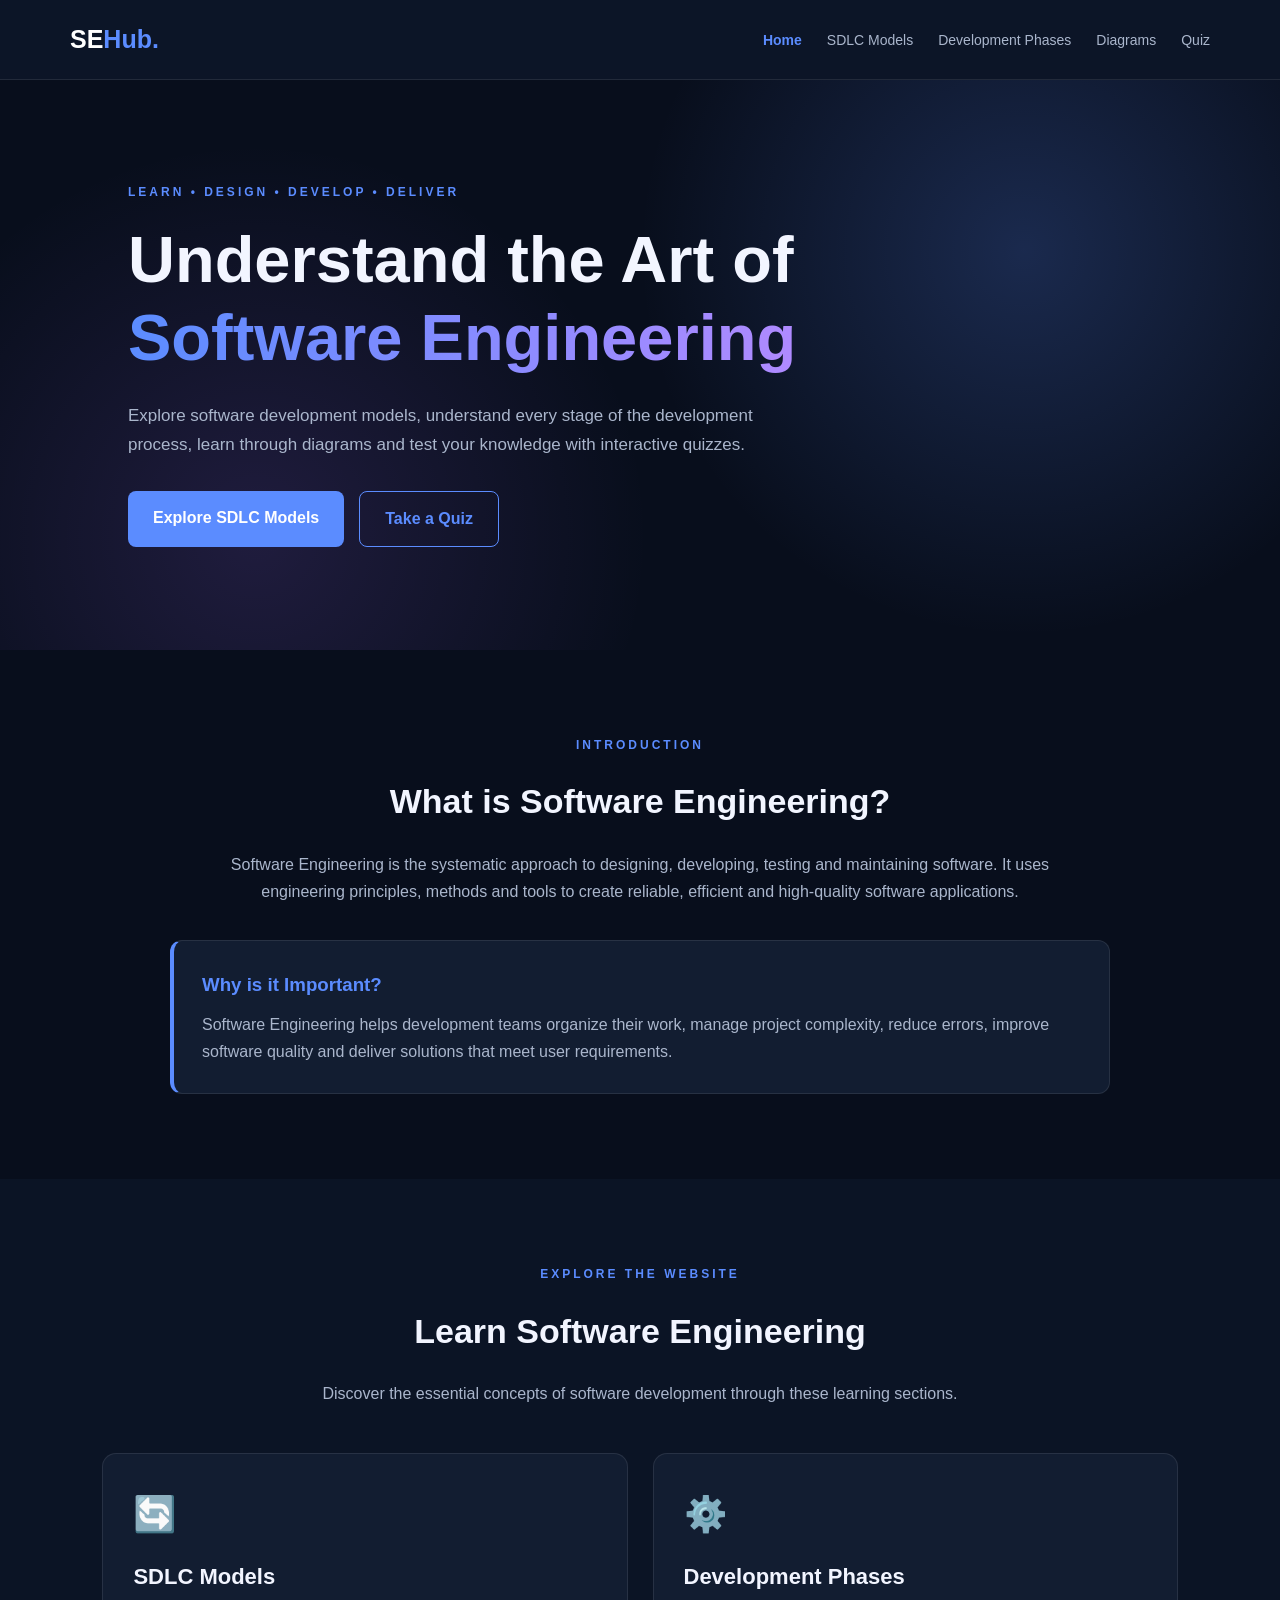
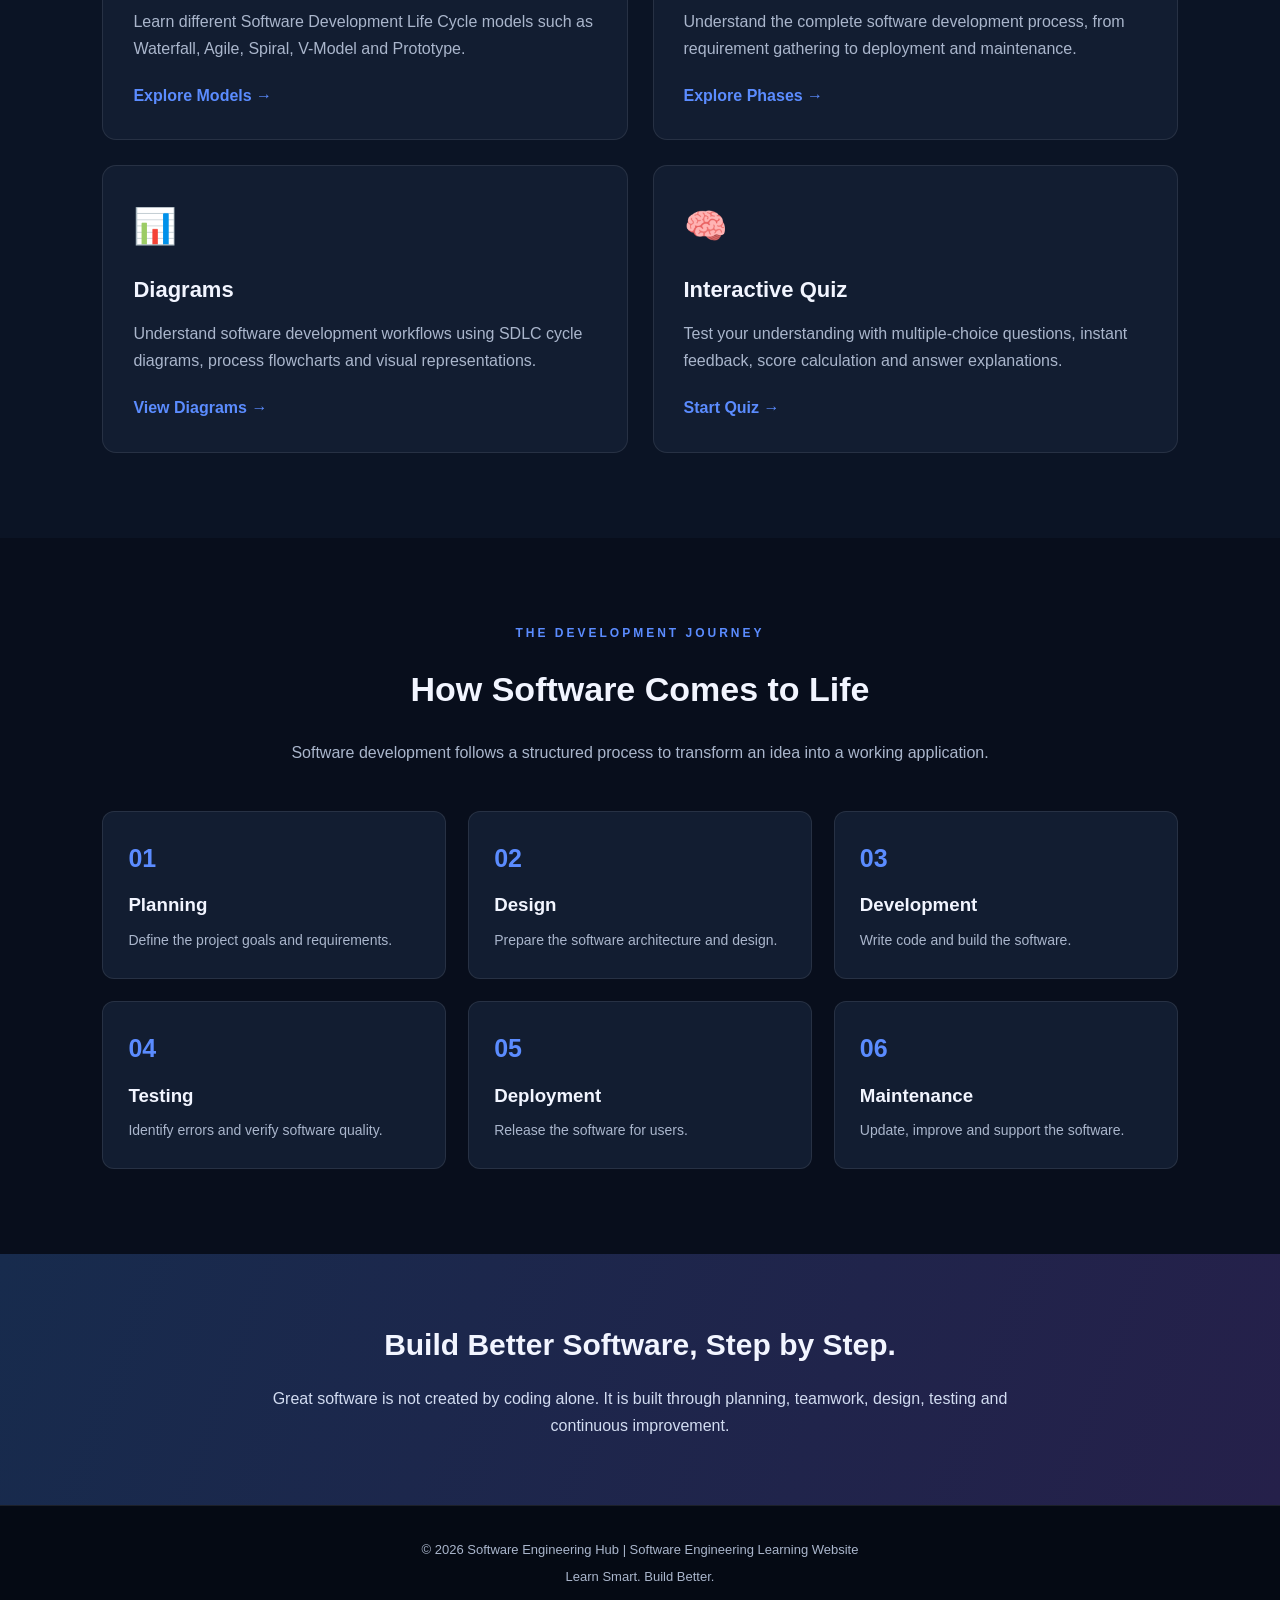
<file: index.html>
<!DOCTYPE html>
<html lang="en">
<head>
    <meta charset="UTF-8">
    <meta name="viewport" content="width=device-width, initial-scale=1.0">
    <title>Software Engineering Hub</title>

    <link rel="stylesheet" href="style.css">
    <script src="script.js" defer></script>
</head>
<body>

    <!-- Navigation Bar -->
    <header>
        <nav class="navbar">
            <div class="logo">SE<span>Hub.</span></div>

            <ul class="nav-links">
                <li><a href="index.html">Home</a></li>
                <li><a href="models.html">SDLC Models</a></li>
                <li><a href="phases.html">Development Phases</a></li>
                <li><a href="diagrams.html">Diagrams</a></li>
                <li><a href="quiz.html">Quiz</a></li>
            </ul>
        </nav>
    </header>

    <!-- Hero Section -->
    <section class="hero">
        <div class="hero-content">

            <p class="hero-tag">
                LEARN • DESIGN • DEVELOP • DELIVER
            </p>

            <h1>
                Understand the Art of
                <span>Software Engineering</span>
            </h1>

            <p class="hero-description">
                Explore software development models, understand
                every stage of the development process, learn
                through diagrams and test your knowledge with
                interactive quizzes.
            </p>

            <div class="hero-buttons">
                <a href="models.html" class="btn primary-btn">
                    Explore SDLC Models
                </a>

                <a href="quiz.html" class="btn secondary-btn">
                    Take a Quiz
                </a>
            </div>

        </div>
    </section>

    <!-- Introduction -->
    <section class="intro-section">

        <p class="section-tag">INTRODUCTION</p>

        <h2>What is Software Engineering?</h2>

        <p>
            Software Engineering is the systematic approach to
            designing, developing, testing and maintaining software.
            It uses engineering principles, methods and tools to
            create reliable, efficient and high-quality software
            applications.
        </p>

        <div class="intro-highlight">
            <h3>Why is it Important?</h3>

            <p>
                Software Engineering helps development teams
                organize their work, manage project complexity,
                reduce errors, improve software quality and deliver
                solutions that meet user requirements.
            </p>
        </div>

    </section>

    <!-- Main Features -->
    <section class="features-section">

        <p class="section-tag">EXPLORE THE WEBSITE</p>

        <h2>Learn Software Engineering</h2>

        <p class="section-subtitle">
            Discover the essential concepts of software development
            through these learning sections.
        </p>

        <div class="feature-container">

            <div class="feature-card">
                <div class="feature-icon">🔄</div>

                <h3>SDLC Models</h3>

                <p>
                    Learn different Software Development Life Cycle
                    models such as Waterfall, Agile, Spiral,
                    V-Model and Prototype.
                </p>

                <a href="models.html">Explore Models →</a>
            </div>

            <div class="feature-card">
                <div class="feature-icon">⚙️</div>

                <h3>Development Phases</h3>

                <p>
                    Understand the complete software development
                    process, from requirement gathering to
                    deployment and maintenance.
                </p>

                <a href="phases.html">Explore Phases →</a>
            </div>

            <div class="feature-card">
                <div class="feature-icon">📊</div>

                <h3>Diagrams</h3>

                <p>
                    Understand software development workflows
                    using SDLC cycle diagrams, process flowcharts
                    and visual representations.
                </p>

                <a href="diagrams.html">View Diagrams →</a>
            </div>

            <div class="feature-card">
                <div class="feature-icon">🧠</div>

                <h3>Interactive Quiz</h3>

                <p>
                    Test your understanding with multiple-choice
                    questions, instant feedback, score calculation
                    and answer explanations.
                </p>

                <a href="quiz.html">Start Quiz →</a>
            </div>

        </div>
    </section>

    <!-- Development Overview -->
    <section class="overview-section">

        <p class="section-tag">THE DEVELOPMENT JOURNEY</p>

        <h2>How Software Comes to Life</h2>

        <p class="section-subtitle">
            Software development follows a structured process
            to transform an idea into a working application.
        </p>

        <div class="overview-container">

            <div class="overview-card">
                <span>01</span>
                <h3>Planning</h3>
                <p>Define the project goals and requirements.</p>
            </div>

            <div class="overview-card">
                <span>02</span>
                <h3>Design</h3>
                <p>Prepare the software architecture and design.</p>
            </div>

            <div class="overview-card">
                <span>03</span>
                <h3>Development</h3>
                <p>Write code and build the software.</p>
            </div>

            <div class="overview-card">
                <span>04</span>
                <h3>Testing</h3>
                <p>Identify errors and verify software quality.</p>
            </div>

            <div class="overview-card">
                <span>05</span>
                <h3>Deployment</h3>
                <p>Release the software for users.</p>
            </div>

            <div class="overview-card">
                <span>06</span>
                <h3>Maintenance</h3>
                <p>Update, improve and support the software.</p>
            </div>

        </div>

    </section>

    <!-- Learning Quote -->
    <section class="quote-section">

        <h2>Build Better Software, Step by Step.</h2>

        <p>
            Great software is not created by coding alone.
            It is built through planning, teamwork, design,
            testing and continuous improvement.
        </p>

    </section>

    <!-- Footer -->
    <footer>
        <p>
            © 2026 Software Engineering Hub |
            Software Engineering Learning Website
        </p>

        <p>Learn Smart. Build Better.</p>
    </footer>

</body>
</html>
</file>
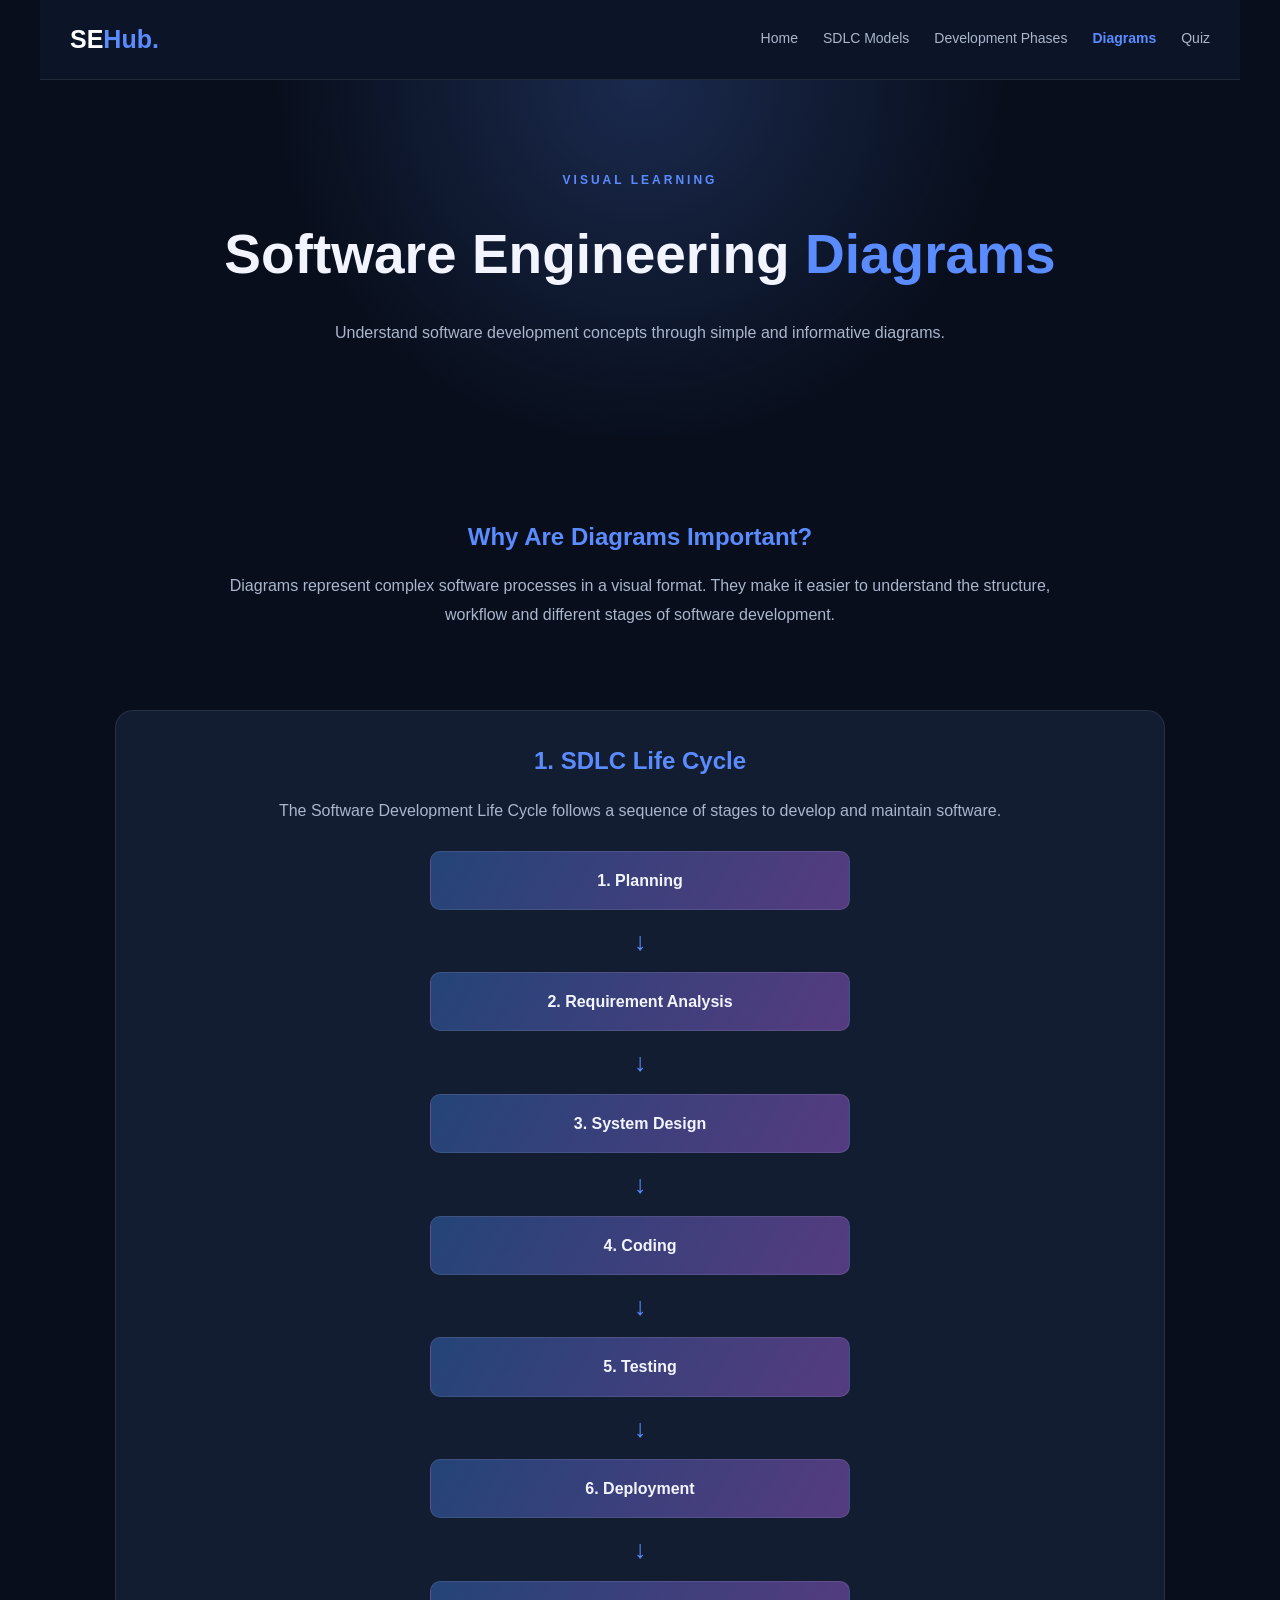
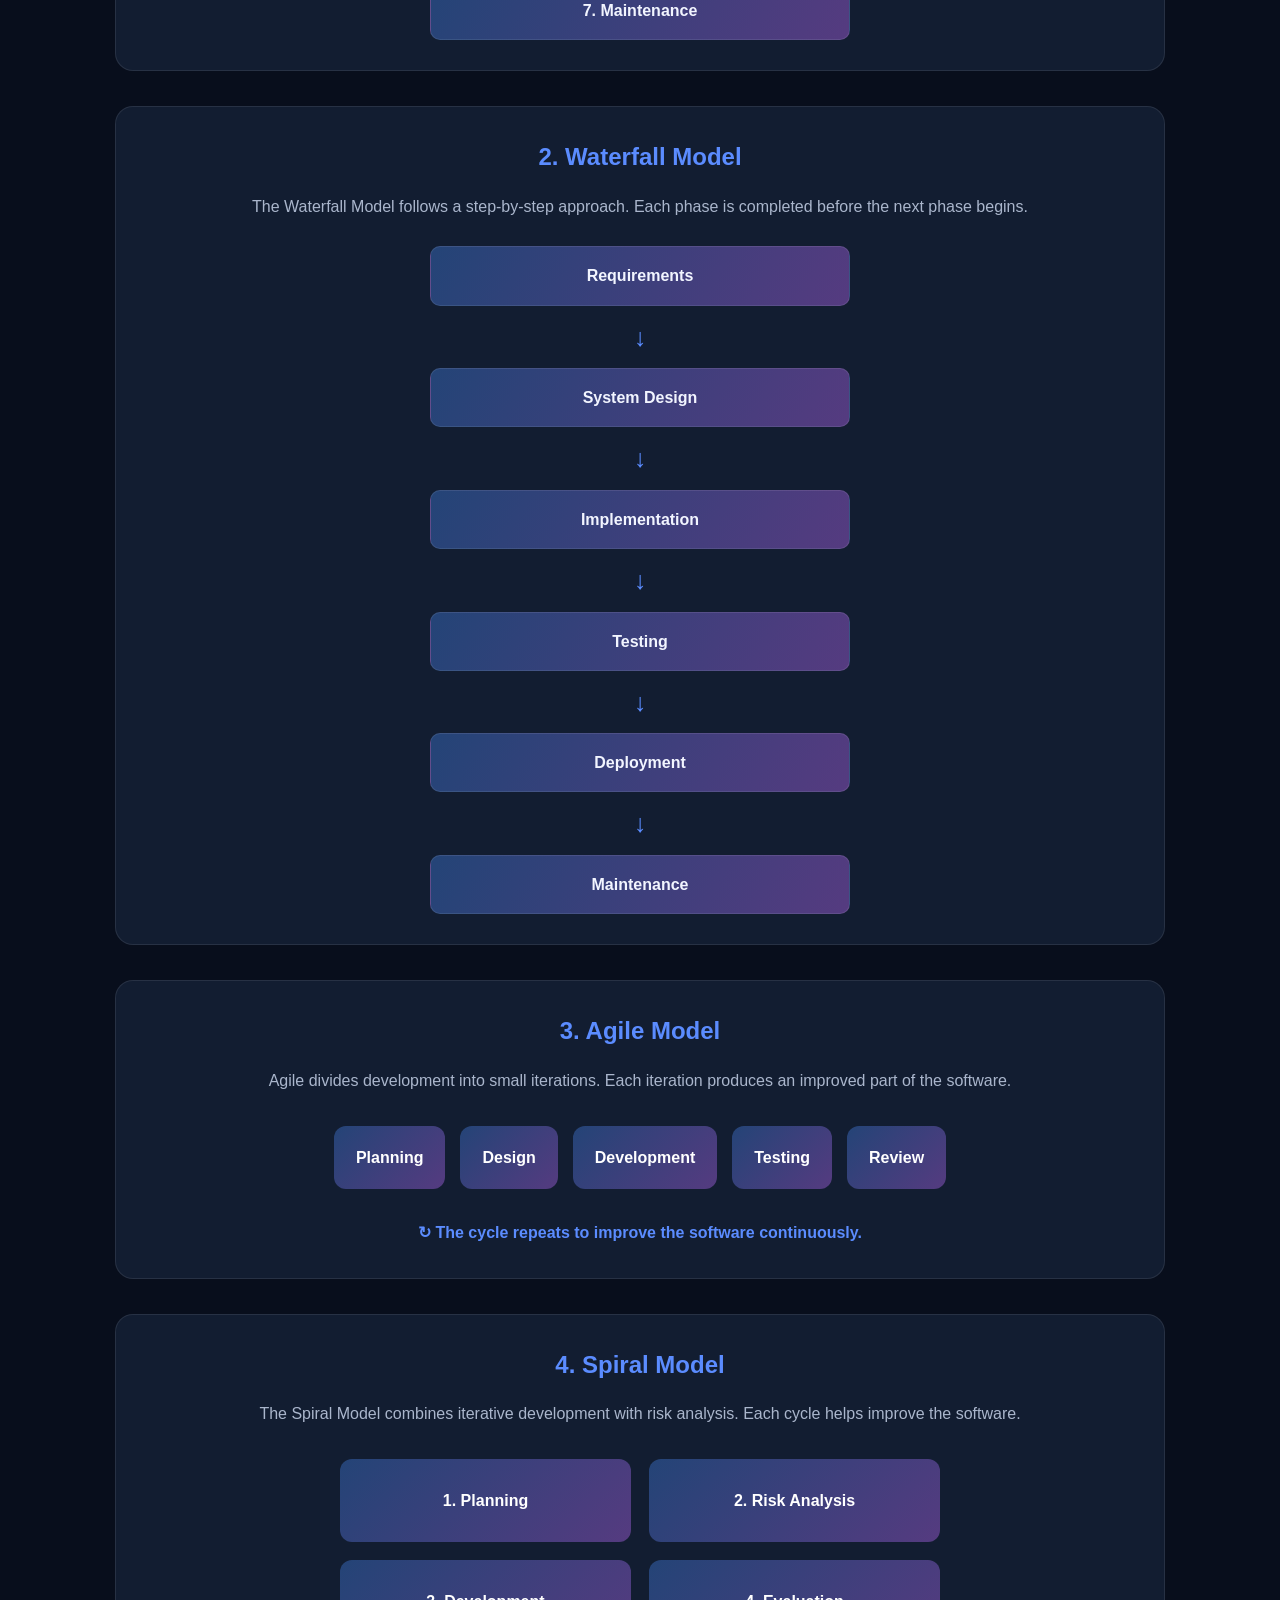
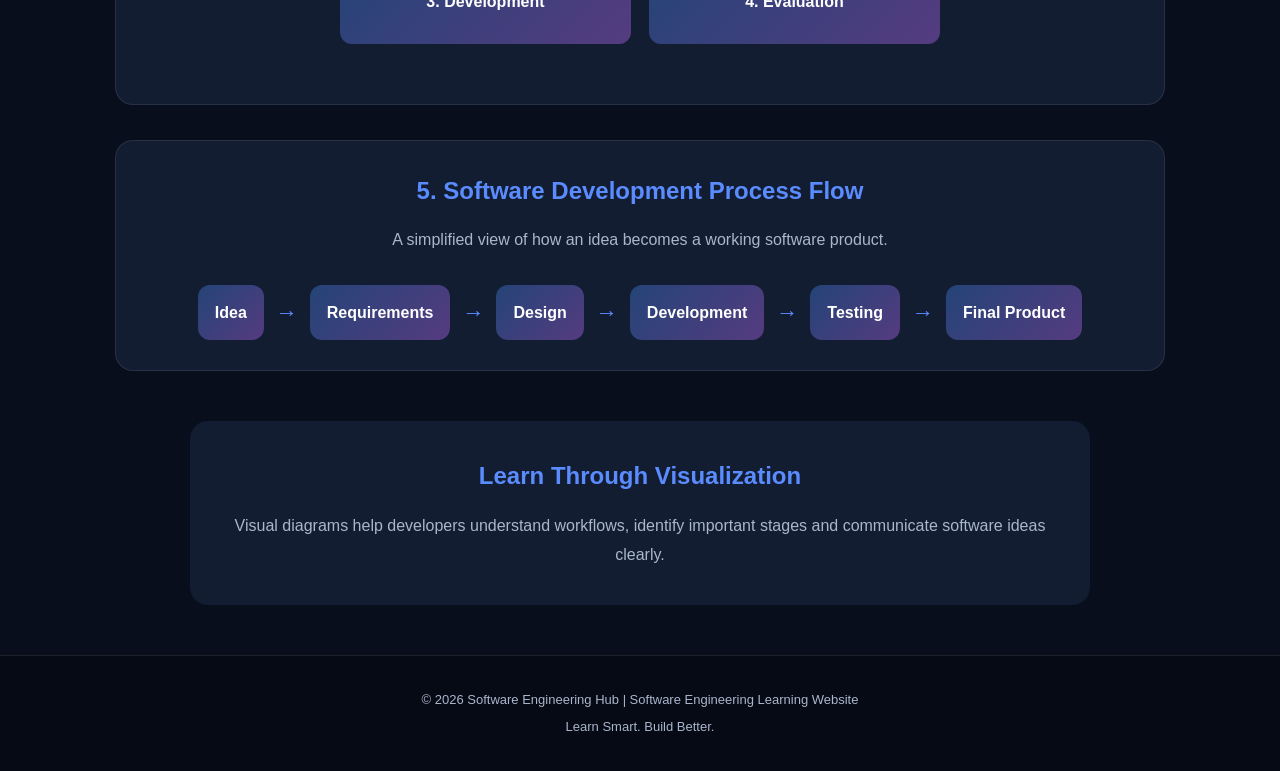
<file: diagrams.html>
<!DOCTYPE html>
<html lang="en">
<head>
    <meta charset="UTF-8">
    <meta name="viewport" content="width=device-width, initial-scale=1.0">
    <title>Software Engineering Diagrams | SEHub</title>
    <link rel="stylesheet" href="style.css">
    <script src="script.js" defer></script>
</head>
<body>

<header class="navbar">
    <div class="logo">SE<span>Hub.</span></div>
    <nav class="nav-links">
        <a href="index.html">Home</a>
        <a href="models.html">SDLC Models</a>
        <a href="phases.html">Development Phases</a>
        <a href="diagrams.html">Diagrams</a>
        <a href="quiz.html">Quiz</a>
    </nav>
</header>

<section class="page-hero">
    <p class="hero-tag">VISUAL LEARNING</p>
    <h1>Software Engineering <span>Diagrams</span></h1>
    <p>Understand software development concepts through simple and informative diagrams.</p>
</section>

<section class="diagram-intro">
    <h2>Why Are Diagrams Important?</h2>
    <p>
        Diagrams represent complex software processes in a visual format.
        They make it easier to understand the structure, workflow and
        different stages of software development.
    </p>
</section>

<section class="diagrams-section">
    <h2>1. SDLC Life Cycle</h2>
    <p>The Software Development Life Cycle follows a sequence of stages
       to develop and maintain software.</p>

    <div class="diagram-flow">
        <div class="diagram-box">1. Planning</div>
        <span>↓</span>
        <div class="diagram-box">2. Requirement Analysis</div>
        <span>↓</span>
        <div class="diagram-box">3. System Design</div>
        <span>↓</span>
        <div class="diagram-box">4. Coding</div>
        <span>↓</span>
        <div class="diagram-box">5. Testing</div>
        <span>↓</span>
        <div class="diagram-box">6. Deployment</div>
        <span>↓</span>
        <div class="diagram-box">7. Maintenance</div>
    </div>
</section>

<section class="diagrams-section">
    <h2>2. Waterfall Model</h2>
    <p>The Waterfall Model follows a step-by-step approach. Each phase
       is completed before the next phase begins.</p>

    <div class="diagram-flow waterfall-flow">
        <div class="diagram-box">Requirements</div>
        <span>↓</span>
        <div class="diagram-box">System Design</div>
        <span>↓</span>
        <div class="diagram-box">Implementation</div>
        <span>↓</span>
        <div class="diagram-box">Testing</div>
        <span>↓</span>
        <div class="diagram-box">Deployment</div>
        <span>↓</span>
        <div class="diagram-box">Maintenance</div>
    </div>
</section>

<section class="diagrams-section">
    <h2>3. Agile Model</h2>
    <p>Agile divides development into small iterations. Each iteration
       produces an improved part of the software.</p>

    <div class="agile-cycle">
        <div class="agile-box">Planning</div>
        <div class="agile-box">Design</div>
        <div class="agile-box">Development</div>
        <div class="agile-box">Testing</div>
        <div class="agile-box">Review</div>
    </div>

    <p class="diagram-note">
        ↻ The cycle repeats to improve the software continuously.
    </p>
</section>

<section class="diagrams-section">
    <h2>4. Spiral Model</h2>
    <p>The Spiral Model combines iterative development with risk analysis.
       Each cycle helps improve the software.</p>

    <div class="spiral-grid">
        <div class="spiral-box">1. Planning</div>
        <div class="spiral-box">2. Risk Analysis</div>
        <div class="spiral-box">3. Development</div>
        <div class="spiral-box">4. Evaluation</div>
    </div>
</section>

<section class="diagrams-section">
    <h2>5. Software Development Process Flow</h2>
    <p>A simplified view of how an idea becomes a working software product.</p>

    <div class="process-flow">
        <div class="process-step">Idea</div>
        <span>→</span>
        <div class="process-step">Requirements</div>
        <span>→</span>
        <div class="process-step">Design</div>
        <span>→</span>
        <div class="process-step">Development</div>
        <span>→</span>
        <div class="process-step">Testing</div>
        <span>→</span>
        <div class="process-step">Final Product</div>
    </div>
</section>

<section class="diagram-conclusion">
    <h2>Learn Through Visualization</h2>
    <p>
        Visual diagrams help developers understand workflows, identify
        important stages and communicate software ideas clearly.
    </p>
</section>

<footer class="footer">
    <p>© 2026 Software Engineering Hub | Software Engineering Learning Website</p>
    <p>Learn Smart. Build Better.</p>
</footer>

</body>
</html>
</file>
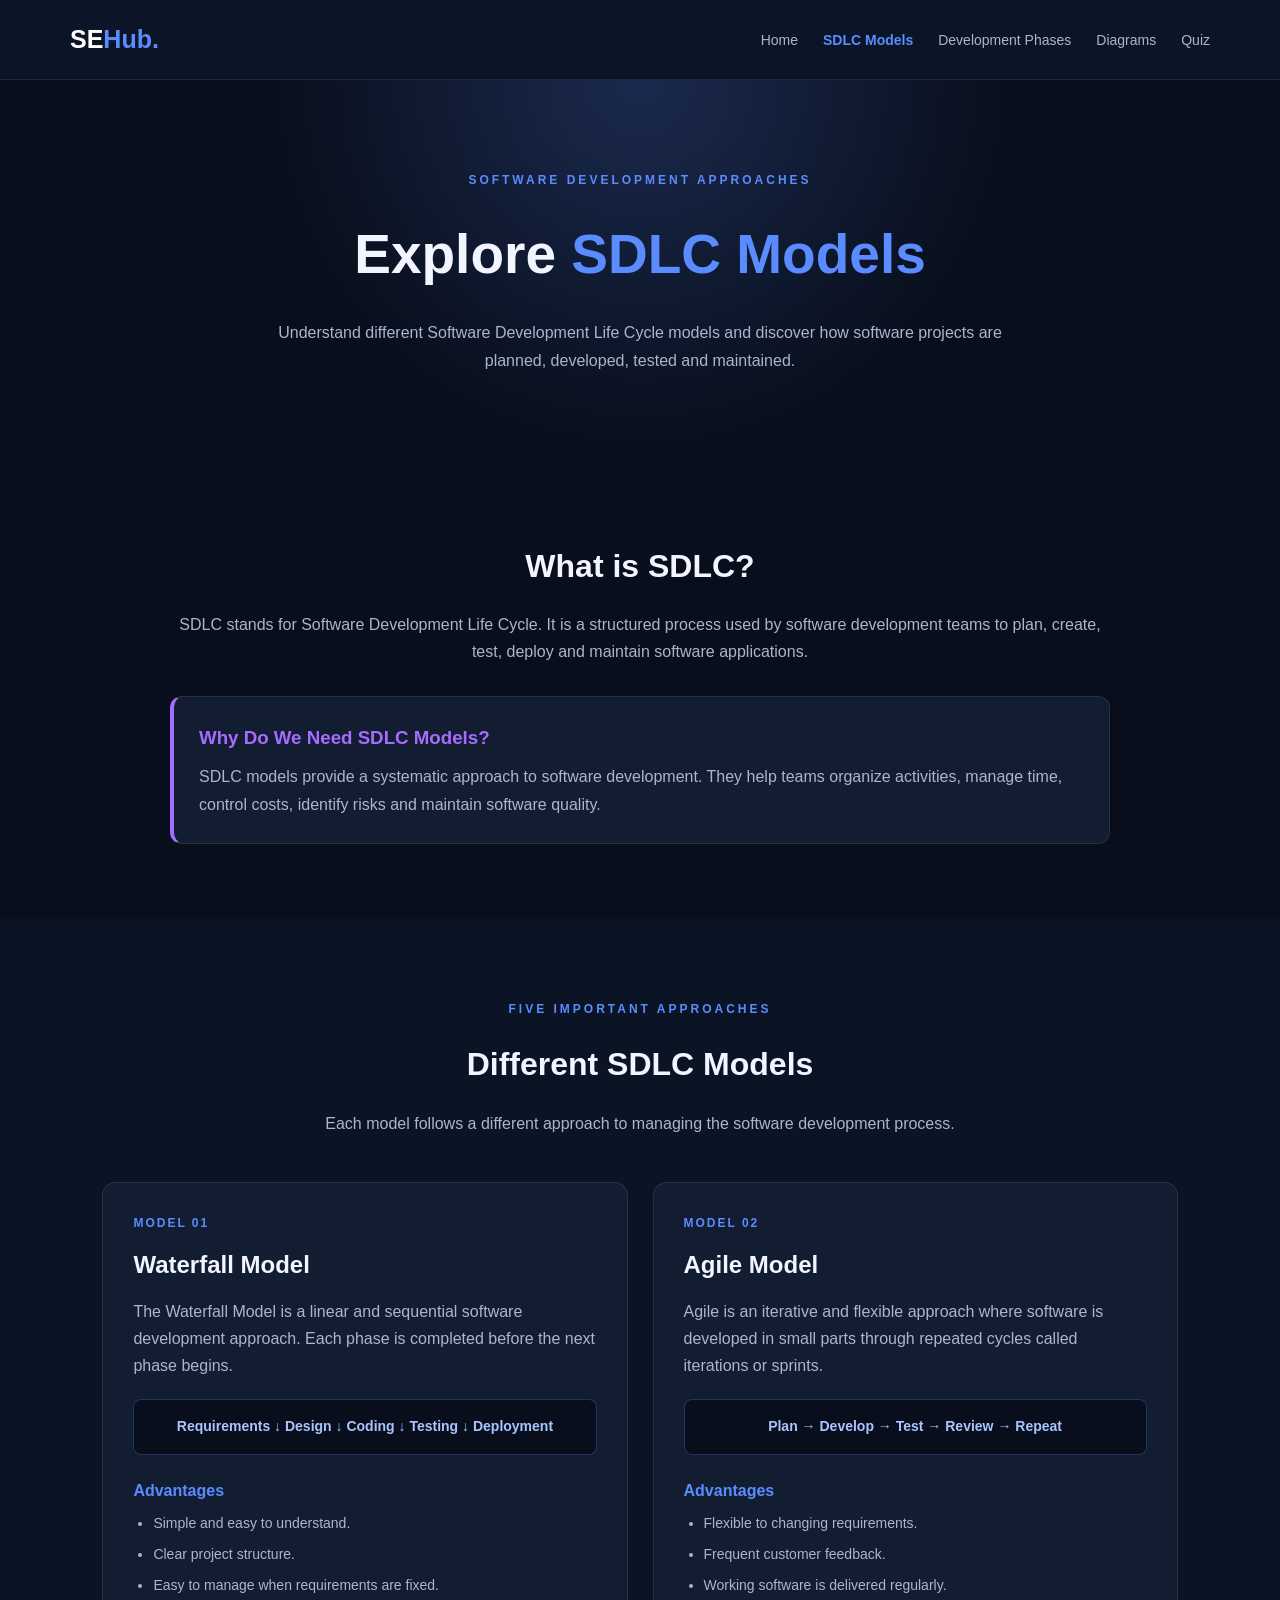
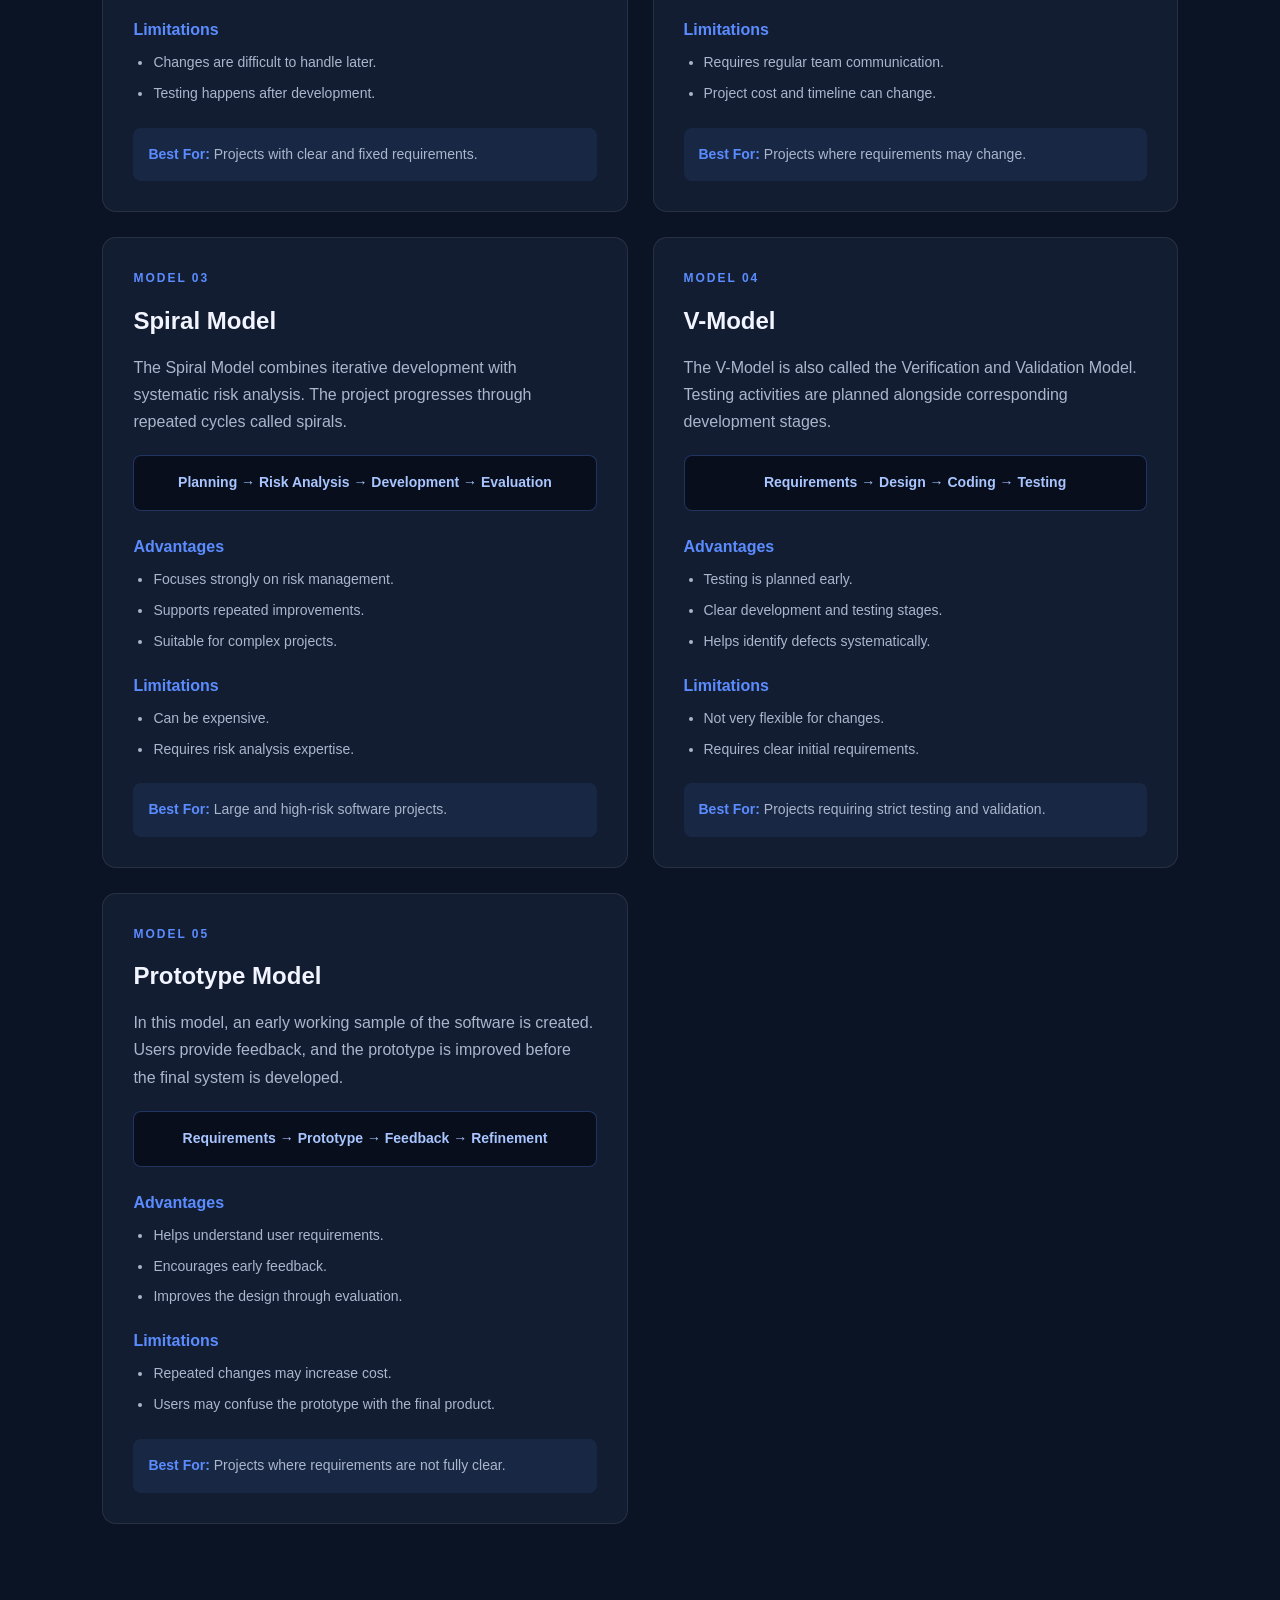
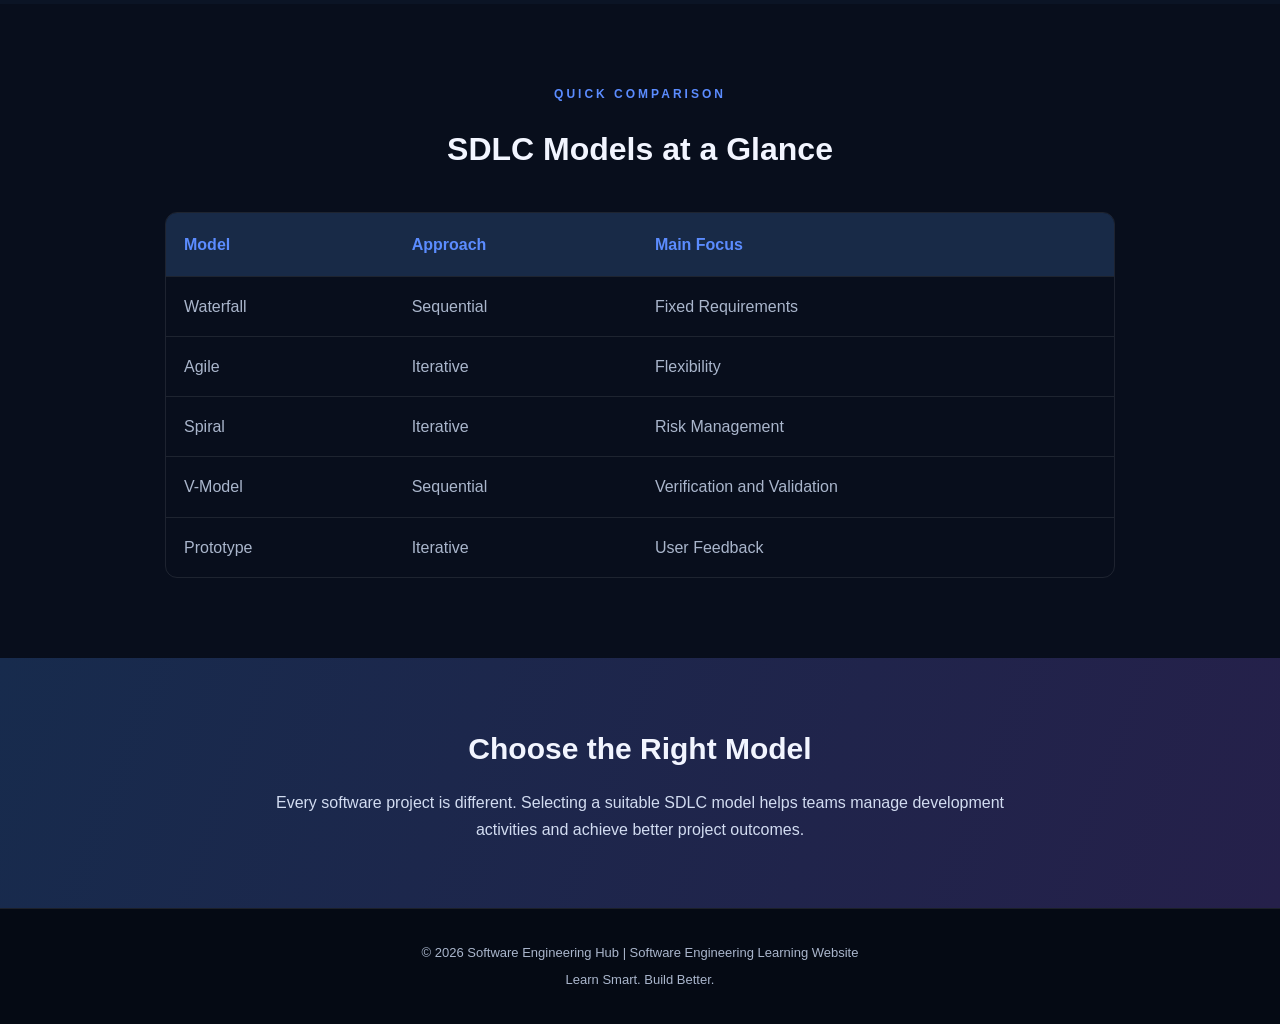
<file: models.html>
<!DOCTYPE html>
<html lang="en">
<head>
    <meta charset="UTF-8">
    <meta name="viewport" content="width=device-width, initial-scale=1.0">
    <title>SDLC Models | Software Engineering Hub</title>

    <link rel="stylesheet" href="style.css">
    <script src="script.js" defer></script>
</head>
<body>

    <!-- Navigation -->
    <header>
        <nav class="navbar">
            <div class="logo">SE<span>Hub.</span></div>

            <ul class="nav-links">
                <li><a href="index.html">Home</a></li>
                <li><a href="models.html">SDLC Models</a></li>
                <li><a href="phases.html">Development Phases</a></li>
                <li><a href="diagrams.html">Diagrams</a></li>
                <li><a href="quiz.html">Quiz</a></li>
            </ul>
        </nav>
    </header>

    <!-- Page Hero -->
    <section class="page-hero">
        <p class="section-tag">SOFTWARE DEVELOPMENT APPROACHES</p>

        <h1>Explore <span>SDLC Models</span></h1>

        <p>
            Understand different Software Development Life Cycle
            models and discover how software projects are planned,
            developed, tested and maintained.
        </p>
    </section>

    <!-- Introduction -->
    <section class="model-intro">
        <h2>What is SDLC?</h2>

        <p>
            SDLC stands for Software Development Life Cycle.
            It is a structured process used by software development
            teams to plan, create, test, deploy and maintain
            software applications.
        </p>

        <div class="model-highlight">
            <h3>Why Do We Need SDLC Models?</h3>

            <p>
                SDLC models provide a systematic approach to
                software development. They help teams organize
                activities, manage time, control costs, identify
                risks and maintain software quality.
            </p>
        </div>
    </section>

    <!-- Models -->
    <section class="models-section">

        <p class="section-tag">FIVE IMPORTANT APPROACHES</p>

        <h2>Different SDLC Models</h2>

        <p class="section-subtitle">
            Each model follows a different approach to managing
            the software development process.
        </p>

        <div class="models-container">

            <!-- Waterfall -->
            <div class="model-card">

                <div class="model-number">MODEL 01</div>

                <h3>Waterfall Model</h3>

                <p>
                    The Waterfall Model is a linear and sequential
                    software development approach. Each phase is
                    completed before the next phase begins.
                </p>

                <div class="model-flow">
                    Requirements ↓ Design ↓ Coding ↓ Testing ↓ Deployment
                </div>

                <h4>Advantages</h4>
                <ul>
                    <li>Simple and easy to understand.</li>
                    <li>Clear project structure.</li>
                    <li>Easy to manage when requirements are fixed.</li>
                </ul>

                <h4>Limitations</h4>
                <ul>
                    <li>Changes are difficult to handle later.</li>
                    <li>Testing happens after development.</li>
                </ul>

                <div class="best-for">
                    <strong>Best For:</strong>
                    Projects with clear and fixed requirements.
                </div>

            </div>

            <!-- Agile -->
            <div class="model-card">

                <div class="model-number">MODEL 02</div>

                <h3>Agile Model</h3>

                <p>
                    Agile is an iterative and flexible approach
                    where software is developed in small parts
                    through repeated cycles called iterations
                    or sprints.
                </p>

                <div class="model-flow">
                    Plan → Develop → Test → Review → Repeat
                </div>

                <h4>Advantages</h4>
                <ul>
                    <li>Flexible to changing requirements.</li>
                    <li>Frequent customer feedback.</li>
                    <li>Working software is delivered regularly.</li>
                </ul>

                <h4>Limitations</h4>
                <ul>
                    <li>Requires regular team communication.</li>
                    <li>Project cost and timeline can change.</li>
                </ul>

                <div class="best-for">
                    <strong>Best For:</strong>
                    Projects where requirements may change.
                </div>

            </div>

            <!-- Spiral -->
            <div class="model-card">

                <div class="model-number">MODEL 03</div>

                <h3>Spiral Model</h3>

                <p>
                    The Spiral Model combines iterative development
                    with systematic risk analysis. The project
                    progresses through repeated cycles called spirals.
                </p>

                <div class="model-flow">
                    Planning → Risk Analysis → Development → Evaluation
                </div>

                <h4>Advantages</h4>
                <ul>
                    <li>Focuses strongly on risk management.</li>
                    <li>Supports repeated improvements.</li>
                    <li>Suitable for complex projects.</li>
                </ul>

                <h4>Limitations</h4>
                <ul>
                    <li>Can be expensive.</li>
                    <li>Requires risk analysis expertise.</li>
                </ul>

                <div class="best-for">
                    <strong>Best For:</strong>
                    Large and high-risk software projects.
                </div>

            </div>

            <!-- V Model -->
            <div class="model-card">

                <div class="model-number">MODEL 04</div>

                <h3>V-Model</h3>

                <p>
                    The V-Model is also called the Verification
                    and Validation Model. Testing activities are
                    planned alongside corresponding development
                    stages.
                </p>

                <div class="model-flow">
                    Requirements → Design → Coding → Testing
                </div>

                <h4>Advantages</h4>
                <ul>
                    <li>Testing is planned early.</li>
                    <li>Clear development and testing stages.</li>
                    <li>Helps identify defects systematically.</li>
                </ul>

                <h4>Limitations</h4>
                <ul>
                    <li>Not very flexible for changes.</li>
                    <li>Requires clear initial requirements.</li>
                </ul>

                <div class="best-for">
                    <strong>Best For:</strong>
                    Projects requiring strict testing and validation.
                </div>

            </div>

            <!-- Prototype -->
            <div class="model-card">

                <div class="model-number">MODEL 05</div>

                <h3>Prototype Model</h3>

                <p>
                    In this model, an early working sample of
                    the software is created. Users provide feedback,
                    and the prototype is improved before the final
                    system is developed.
                </p>

                <div class="model-flow">
                    Requirements → Prototype → Feedback → Refinement
                </div>

                <h4>Advantages</h4>
                <ul>
                    <li>Helps understand user requirements.</li>
                    <li>Encourages early feedback.</li>
                    <li>Improves the design through evaluation.</li>
                </ul>

                <h4>Limitations</h4>
                <ul>
                    <li>Repeated changes may increase cost.</li>
                    <li>Users may confuse the prototype with the final product.</li>
                </ul>

                <div class="best-for">
                    <strong>Best For:</strong>
                    Projects where requirements are not fully clear.
                </div>

            </div>

        </div>
    </section>

    <!-- Comparison -->
    <section class="comparison-section">

        <p class="section-tag">QUICK COMPARISON</p>

        <h2>SDLC Models at a Glance</h2>

        <div class="comparison-table">

            <table>
                <thead>
                    <tr>
                        <th>Model</th>
                        <th>Approach</th>
                        <th>Main Focus</th>
                    </tr>
                </thead>

                <tbody>
                    <tr>
                        <td>Waterfall</td>
                        <td>Sequential</td>
                        <td>Fixed Requirements</td>
                    </tr>

                    <tr>
                        <td>Agile</td>
                        <td>Iterative</td>
                        <td>Flexibility</td>
                    </tr>

                    <tr>
                        <td>Spiral</td>
                        <td>Iterative</td>
                        <td>Risk Management</td>
                    </tr>

                    <tr>
                        <td>V-Model</td>
                        <td>Sequential</td>
                        <td>Verification and Validation</td>
                    </tr>

                    <tr>
                        <td>Prototype</td>
                        <td>Iterative</td>
                        <td>User Feedback</td>
                    </tr>
                </tbody>
            </table>

        </div>

    </section>

    <!-- Quote -->
    <section class="quote-section">

        <h2>Choose the Right Model</h2>

        <p>
            Every software project is different.
            Selecting a suitable SDLC model helps teams
            manage development activities and achieve
            better project outcomes.
        </p>

    </section>

    <!-- Footer -->
    <footer>
        <p>
            © 2026 Software Engineering Hub |
            Software Engineering Learning Website
        </p>

        <p>Learn Smart. Build Better.</p>
    </footer>

</body>
</html>
</file>
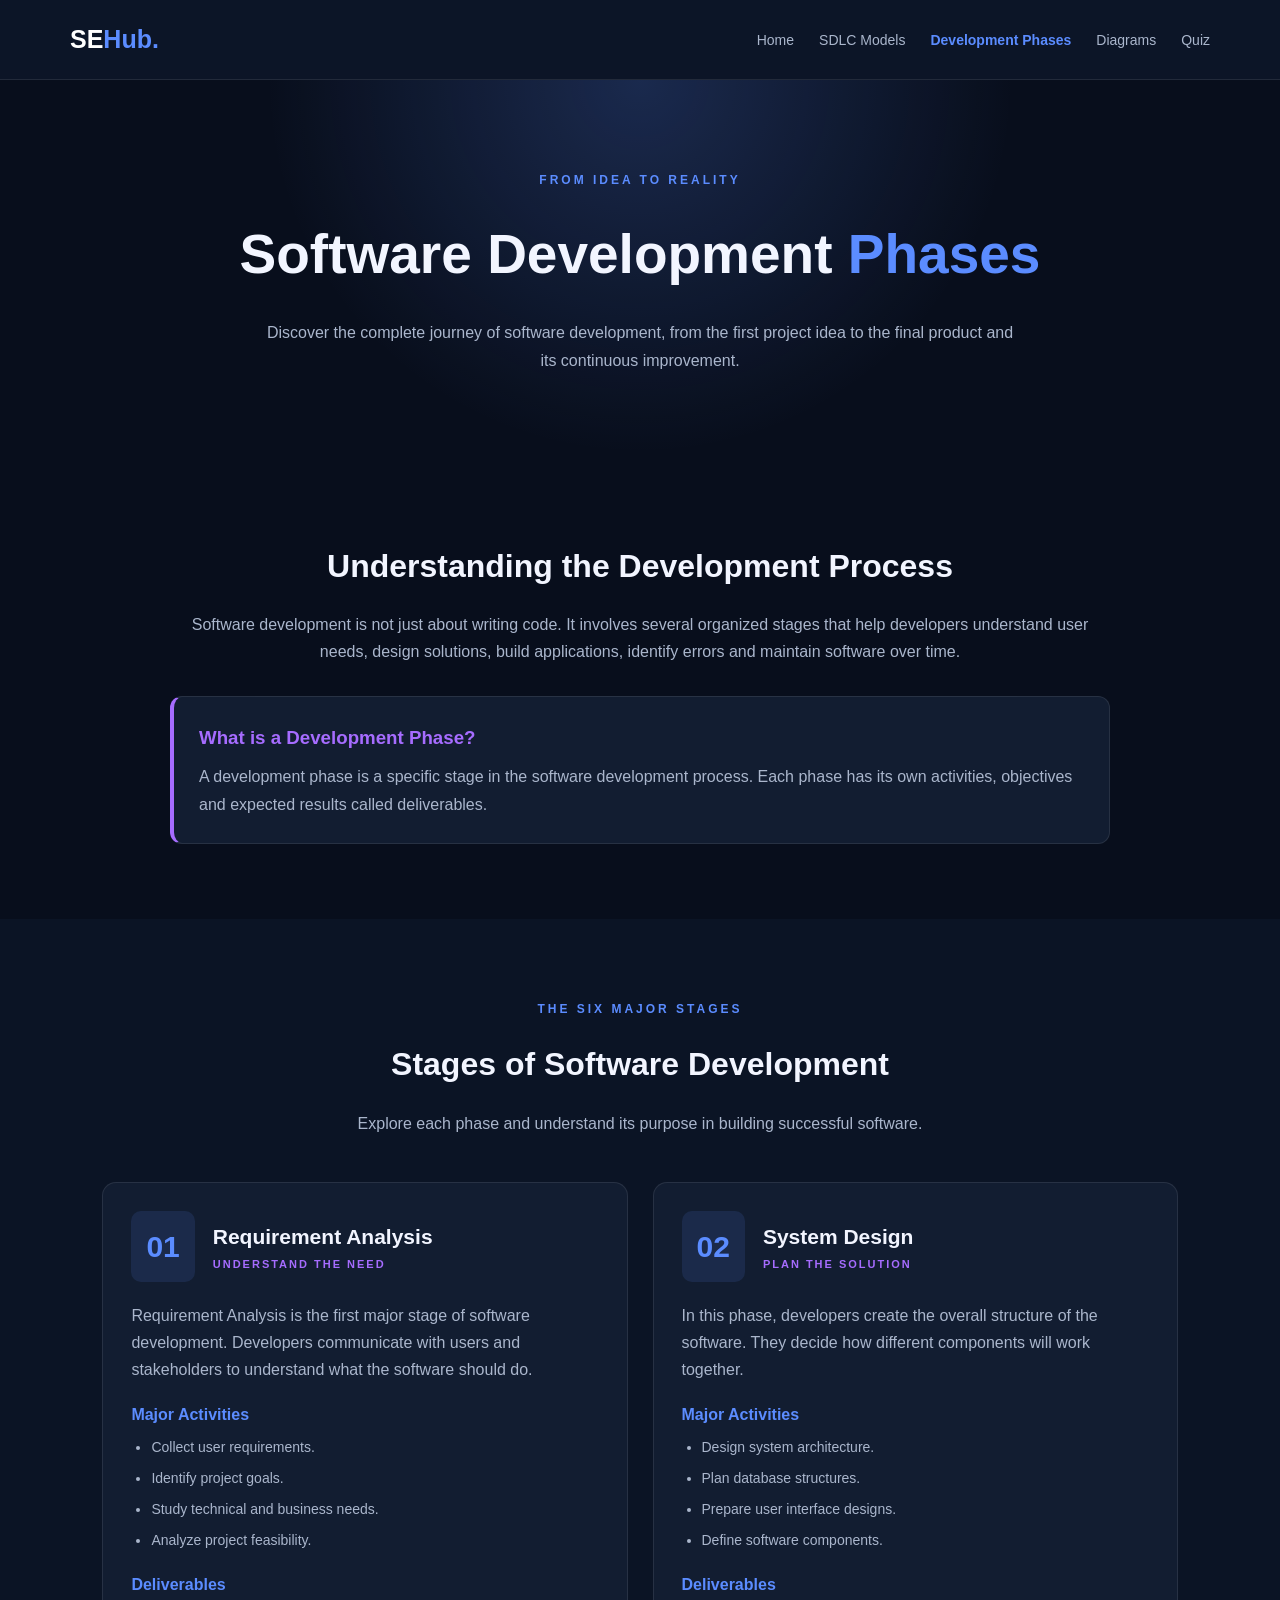
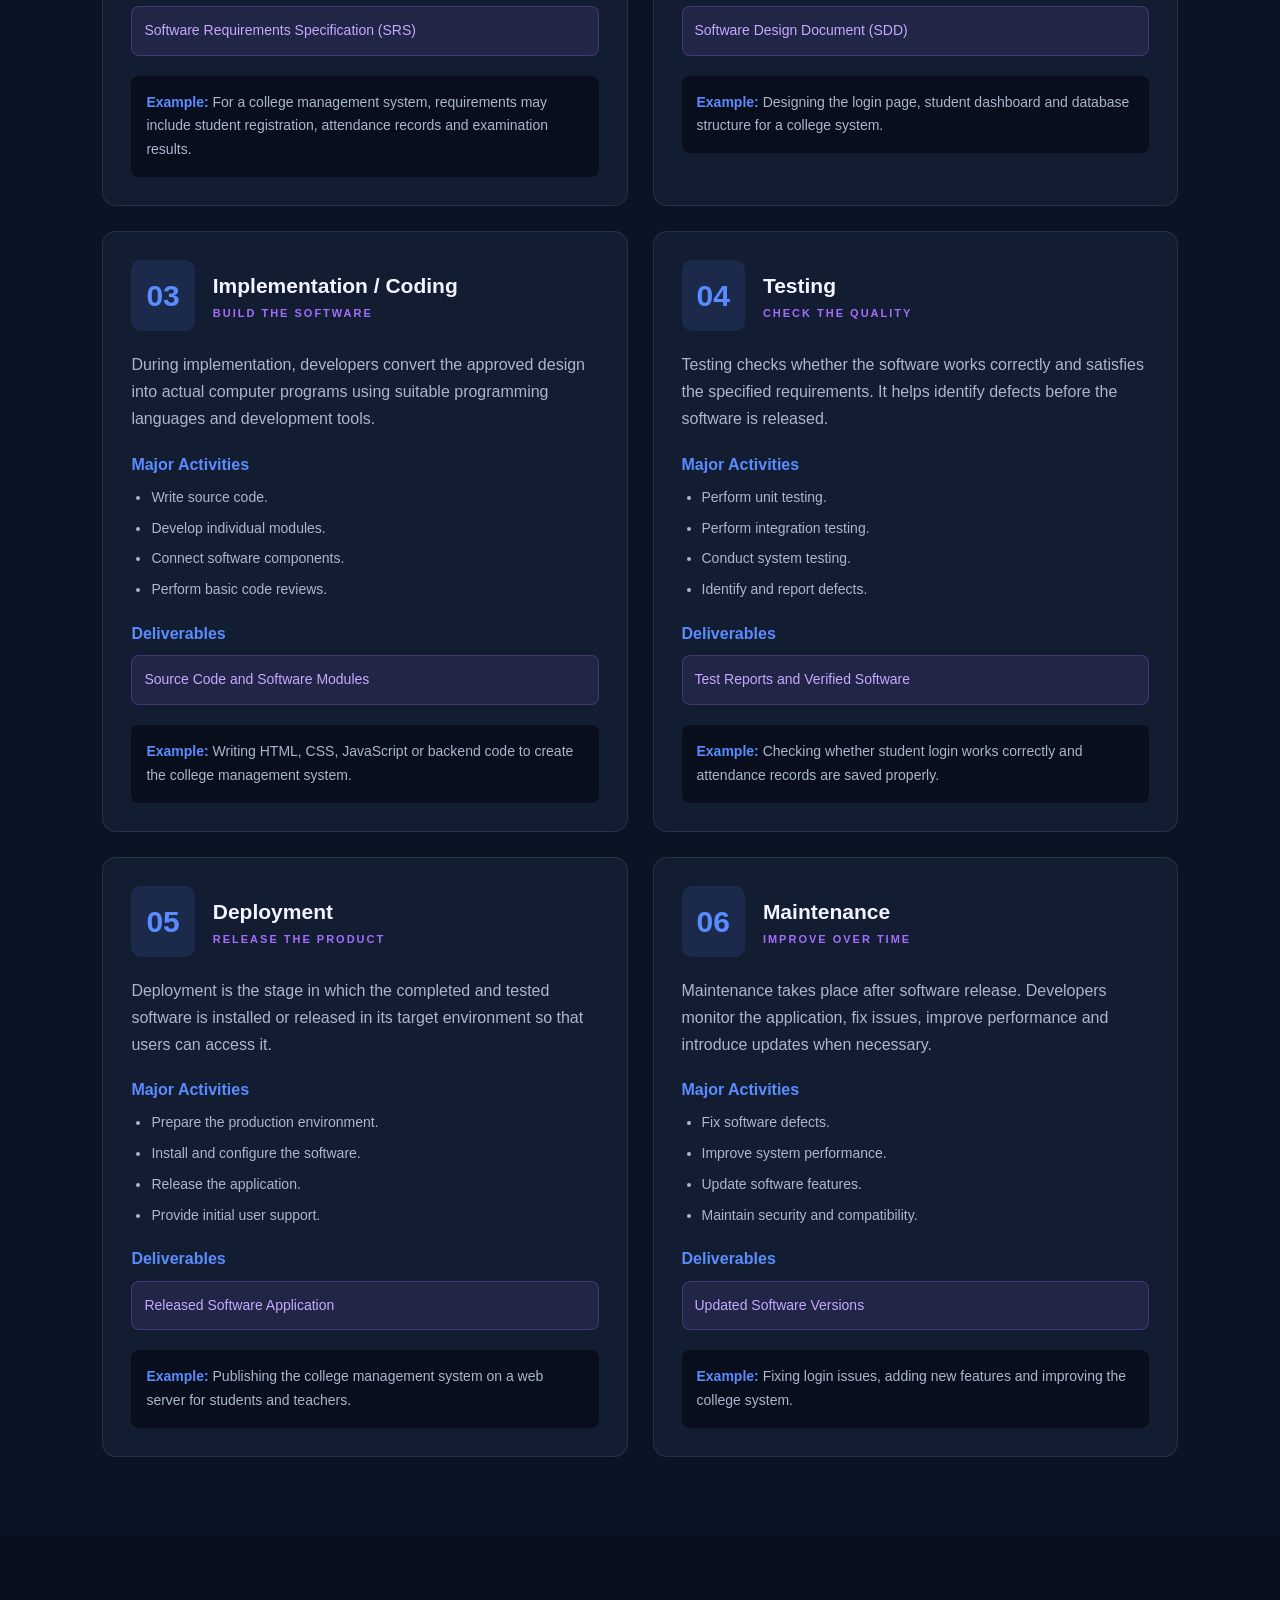
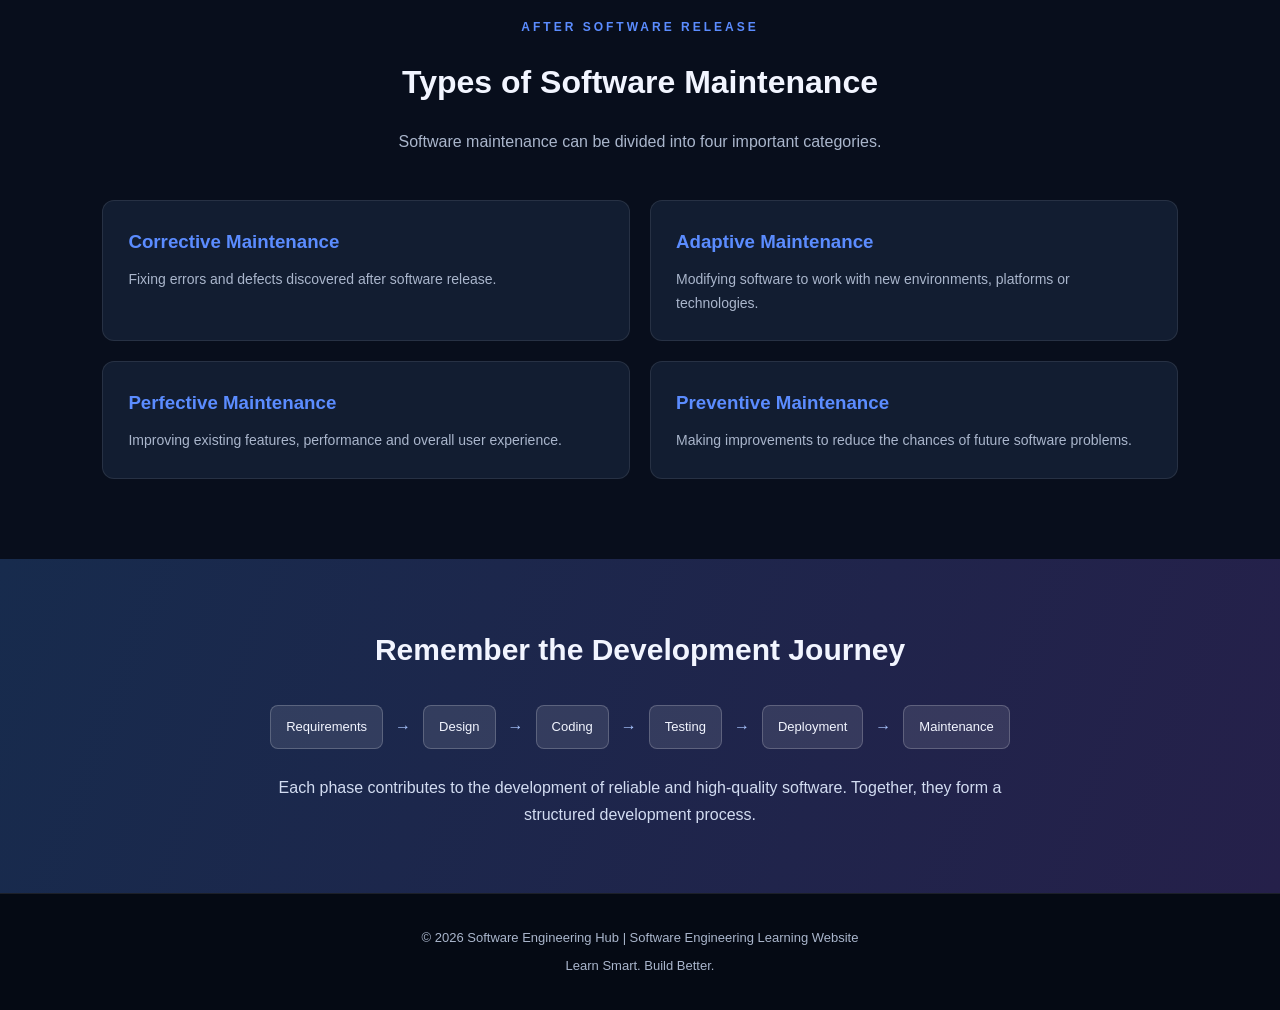
<file: phases.html>
<!DOCTYPE html>
<html lang="en">
<head>
    <meta charset="UTF-8">
    <meta name="viewport" content="width=device-width, initial-scale=1.0">
    <title>Development Phases | Software Engineering Hub</title>

    <link rel="stylesheet" href="style.css">
    <script src="script.js" defer></script>
</head>
<body>

    <!-- Navigation -->
    <header>
        <nav class="navbar">
            <div class="logo">SE<span>Hub.</span></div>

            <ul class="nav-links">
                <li><a href="index.html">Home</a></li>
                <li><a href="models.html">SDLC Models</a></li>
                <li><a href="phases.html">Development Phases</a></li>
                <li><a href="diagrams.html">Diagrams</a></li>
                <li><a href="quiz.html">Quiz</a></li>
            </ul>
        </nav>
    </header>

    <!-- Hero -->
    <section class="page-hero">
        <p class="section-tag">FROM IDEA TO REALITY</p>

        <h1>Software Development <span>Phases</span></h1>

        <p>
            Discover the complete journey of software development,
            from the first project idea to the final product
            and its continuous improvement.
        </p>
    </section>

    <!-- Introduction -->
    <section class="phases-intro">

        <h2>Understanding the Development Process</h2>

        <p>
            Software development is not just about writing code.
            It involves several organized stages that help
            developers understand user needs, design solutions,
            build applications, identify errors and maintain
            software over time.
        </p>

        <div class="phase-note">
            <h3>What is a Development Phase?</h3>

            <p>
                A development phase is a specific stage in the
                software development process. Each phase has
                its own activities, objectives and expected
                results called deliverables.
            </p>
        </div>

    </section>

    <!-- Main Phases -->
    <section class="phases-section">

        <p class="section-tag">THE SIX MAJOR STAGES</p>

        <h2>Stages of Software Development</h2>

        <p class="section-subtitle">
            Explore each phase and understand its purpose
            in building successful software.
        </p>

        <div class="phases-container">

            <!-- Phase 1 -->
            <div class="phase-card">

                <div class="phase-heading">
                    <span class="phase-number">01</span>
                    <div>
                        <h3>Requirement Analysis</h3>
                        <p class="phase-label">UNDERSTAND THE NEED</p>
                    </div>
                </div>

                <p>
                    Requirement Analysis is the first major stage
                    of software development. Developers communicate
                    with users and stakeholders to understand what
                    the software should do.
                </p>

                <h4>Major Activities</h4>
                <ul>
                    <li>Collect user requirements.</li>
                    <li>Identify project goals.</li>
                    <li>Study technical and business needs.</li>
                    <li>Analyze project feasibility.</li>
                </ul>

                <h4>Deliverables</h4>
                <div class="deliverable">
                    Software Requirements Specification (SRS)
                </div>

                <div class="phase-example">
                    <strong>Example:</strong>
                    For a college management system, requirements
                    may include student registration, attendance
                    records and examination results.
                </div>

            </div>

            <!-- Phase 2 -->
            <div class="phase-card">

                <div class="phase-heading">
                    <span class="phase-number">02</span>
                    <div>
                        <h3>System Design</h3>
                        <p class="phase-label">PLAN THE SOLUTION</p>
                    </div>
                </div>

                <p>
                    In this phase, developers create the overall
                    structure of the software. They decide how
                    different components will work together.
                </p>

                <h4>Major Activities</h4>
                <ul>
                    <li>Design system architecture.</li>
                    <li>Plan database structures.</li>
                    <li>Prepare user interface designs.</li>
                    <li>Define software components.</li>
                </ul>

                <h4>Deliverables</h4>
                <div class="deliverable">
                    Software Design Document (SDD)
                </div>

                <div class="phase-example">
                    <strong>Example:</strong>
                    Designing the login page, student dashboard
                    and database structure for a college system.
                </div>

            </div>

            <!-- Phase 3 -->
            <div class="phase-card">

                <div class="phase-heading">
                    <span class="phase-number">03</span>
                    <div>
                        <h3>Implementation / Coding</h3>
                        <p class="phase-label">BUILD THE SOFTWARE</p>
                    </div>
                </div>

                <p>
                    During implementation, developers convert
                    the approved design into actual computer
                    programs using suitable programming languages
                    and development tools.
                </p>

                <h4>Major Activities</h4>
                <ul>
                    <li>Write source code.</li>
                    <li>Develop individual modules.</li>
                    <li>Connect software components.</li>
                    <li>Perform basic code reviews.</li>
                </ul>

                <h4>Deliverables</h4>
                <div class="deliverable">
                    Source Code and Software Modules
                </div>

                <div class="phase-example">
                    <strong>Example:</strong>
                    Writing HTML, CSS, JavaScript or backend
                    code to create the college management system.
                </div>

            </div>

            <!-- Phase 4 -->
            <div class="phase-card">

                <div class="phase-heading">
                    <span class="phase-number">04</span>
                    <div>
                        <h3>Testing</h3>
                        <p class="phase-label">CHECK THE QUALITY</p>
                    </div>
                </div>

                <p>
                    Testing checks whether the software works
                    correctly and satisfies the specified
                    requirements. It helps identify defects
                    before the software is released.
                </p>

                <h4>Major Activities</h4>
                <ul>
                    <li>Perform unit testing.</li>
                    <li>Perform integration testing.</li>
                    <li>Conduct system testing.</li>
                    <li>Identify and report defects.</li>
                </ul>

                <h4>Deliverables</h4>
                <div class="deliverable">
                    Test Reports and Verified Software
                </div>

                <div class="phase-example">
                    <strong>Example:</strong>
                    Checking whether student login works correctly
                    and attendance records are saved properly.
                </div>

            </div>

            <!-- Phase 5 -->
            <div class="phase-card">

                <div class="phase-heading">
                    <span class="phase-number">05</span>
                    <div>
                        <h3>Deployment</h3>
                        <p class="phase-label">RELEASE THE PRODUCT</p>
                    </div>
                </div>

                <p>
                    Deployment is the stage in which the completed
                    and tested software is installed or released
                    in its target environment so that users
                    can access it.
                </p>

                <h4>Major Activities</h4>
                <ul>
                    <li>Prepare the production environment.</li>
                    <li>Install and configure the software.</li>
                    <li>Release the application.</li>
                    <li>Provide initial user support.</li>
                </ul>

                <h4>Deliverables</h4>
                <div class="deliverable">
                    Released Software Application
                </div>

                <div class="phase-example">
                    <strong>Example:</strong>
                    Publishing the college management system
                    on a web server for students and teachers.
                </div>

            </div>

            <!-- Phase 6 -->
            <div class="phase-card">

                <div class="phase-heading">
                    <span class="phase-number">06</span>
                    <div>
                        <h3>Maintenance</h3>
                        <p class="phase-label">IMPROVE OVER TIME</p>
                    </div>
                </div>

                <p>
                    Maintenance takes place after software release.
                    Developers monitor the application, fix issues,
                    improve performance and introduce updates
                    when necessary.
                </p>

                <h4>Major Activities</h4>
                <ul>
                    <li>Fix software defects.</li>
                    <li>Improve system performance.</li>
                    <li>Update software features.</li>
                    <li>Maintain security and compatibility.</li>
                </ul>

                <h4>Deliverables</h4>
                <div class="deliverable">
                    Updated Software Versions
                </div>

                <div class="phase-example">
                    <strong>Example:</strong>
                    Fixing login issues, adding new features
                    and improving the college system.
                </div>

            </div>

        </div>
    </section>

    <!-- Important Concepts -->
    <section class="maintenance-types">

        <p class="section-tag">AFTER SOFTWARE RELEASE</p>

        <h2>Types of Software Maintenance</h2>

        <p class="section-subtitle">
            Software maintenance can be divided into
            four important categories.
        </p>

        <div class="maintenance-container">

            <div class="maintenance-card">
                <h3>Corrective Maintenance</h3>
                <p>
                    Fixing errors and defects discovered
                    after software release.
                </p>
            </div>

            <div class="maintenance-card">
                <h3>Adaptive Maintenance</h3>
                <p>
                    Modifying software to work with new
                    environments, platforms or technologies.
                </p>
            </div>

            <div class="maintenance-card">
                <h3>Perfective Maintenance</h3>
                <p>
                    Improving existing features, performance
                    and overall user experience.
                </p>
            </div>

            <div class="maintenance-card">
                <h3>Preventive Maintenance</h3>
                <p>
                    Making improvements to reduce the chances
                    of future software problems.
                </p>
            </div>

        </div>

    </section>

    <!-- Summary -->
    <section class="phase-summary">

        <h2>Remember the Development Journey</h2>

        <div class="summary-flow">
            <span>Requirements</span>
            <b>→</b>
            <span>Design</span>
            <b>→</b>
            <span>Coding</span>
            <b>→</b>
            <span>Testing</span>
            <b>→</b>
            <span>Deployment</span>
            <b>→</b>
            <span>Maintenance</span>
        </div>

        <p>
            Each phase contributes to the development of
            reliable and high-quality software. Together,
            they form a structured development process.
        </p>

    </section>

    <!-- Footer -->
    <footer>
        <p>
            © 2026 Software Engineering Hub |
            Software Engineering Learning Website
        </p>

        <p>Learn Smart. Build Better.</p>
    </footer>

</body>
</html>
</file>
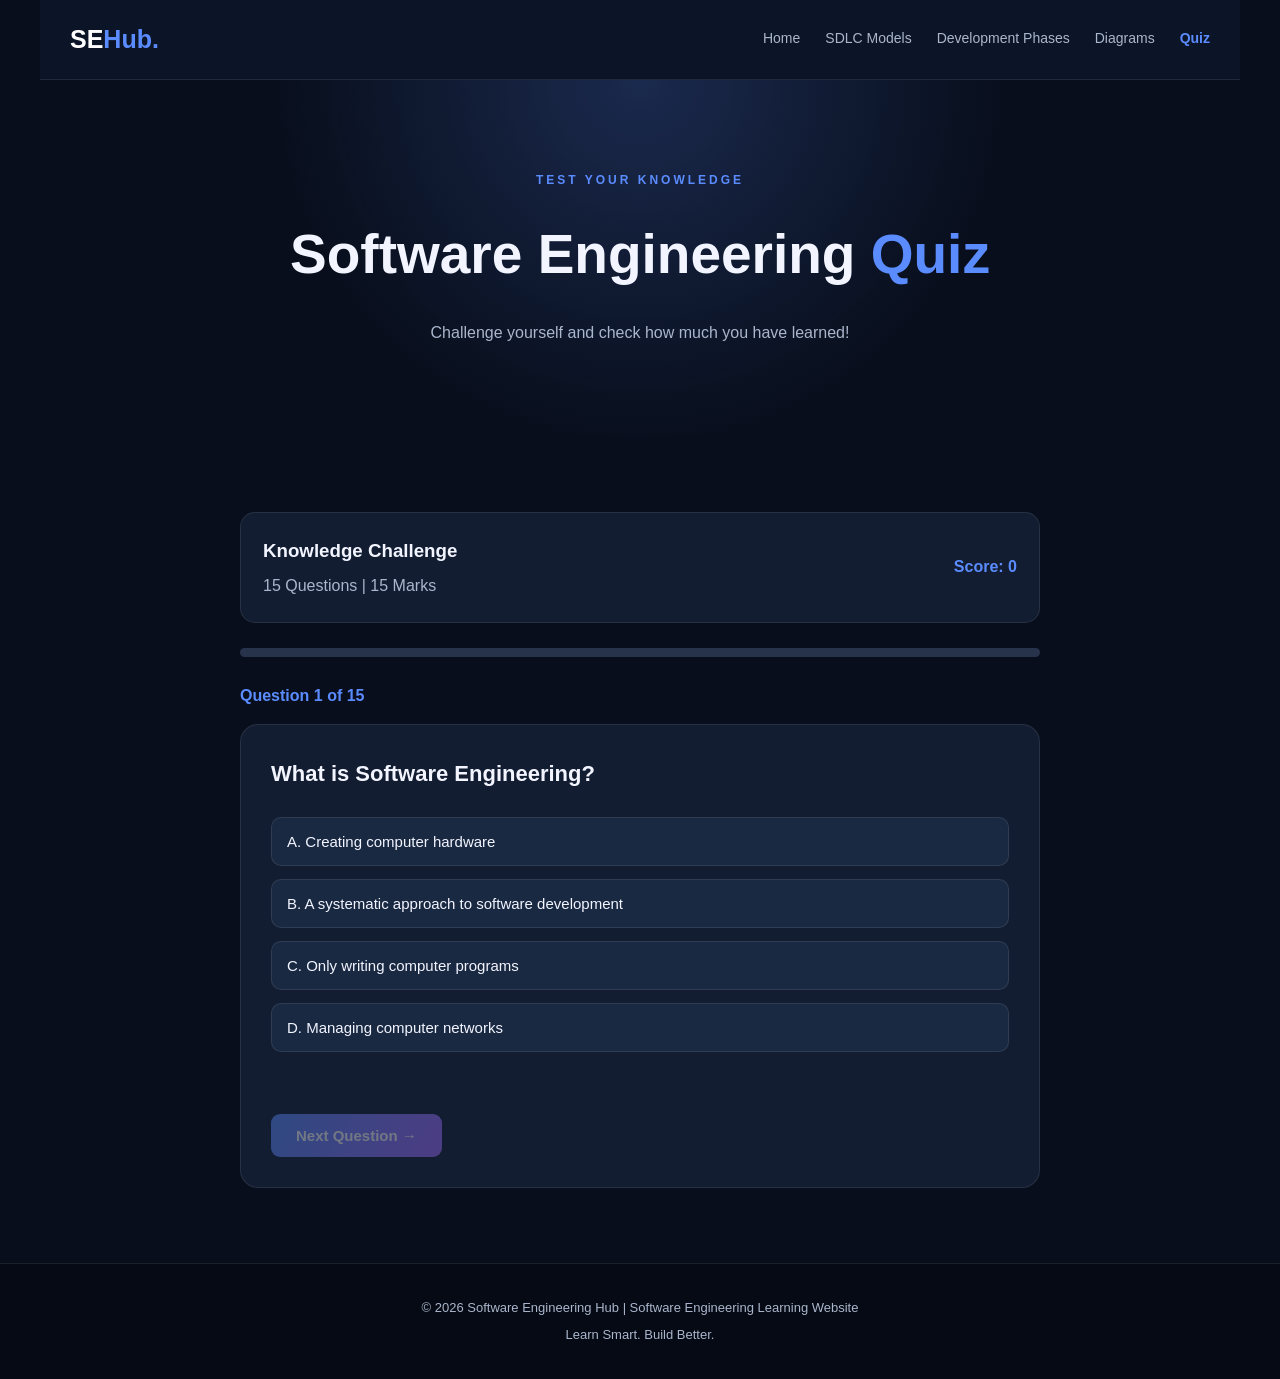
<file: quiz.html>
<!DOCTYPE html>
<html lang="en">
<head>
    <meta charset="UTF-8">
    <meta name="viewport" content="width=device-width, initial-scale=1.0">
    <title>Software Engineering Quiz | SEHub</title>
    <link rel="stylesheet" href="style.css">
    <script src="script.js" defer></script>
</head>
<body>

<header class="navbar">
    <div class="logo">SE<span>Hub.</span></div>
    <nav class="nav-links">
        <a href="index.html">Home</a>
        <a href="models.html">SDLC Models</a>
        <a href="phases.html">Development Phases</a>
        <a href="diagrams.html">Diagrams</a>
        <a href="quiz.html">Quiz</a>
    </nav>
</header>

<section class="page-hero">
    <p class="hero-tag">TEST YOUR KNOWLEDGE</p>
    <h1>Software Engineering <span>Quiz</span></h1>
    <p>Challenge yourself and check how much you have learned!</p>
</section>

<main class="quiz-container">

    <div class="quiz-info">
        <div>
            <h3>Knowledge Challenge</h3>
            <p>15 Questions | 15 Marks</p>
        </div>
        <div class="quiz-score">
            Score: <span id="score">0</span>
        </div>
    </div>

    <div class="quiz-progress">
        <div id="progressBar"></div>
    </div>

    <p class="question-count" id="questionCount">Question 1 of 15</p>

    <div class="question-card">
        <h2 id="question">Question will appear here</h2>

        <div class="options" id="options"></div>

        <p id="feedback"></p>

        <button id="nextBtn" class="quiz-btn" disabled>
            Next Question →
        </button>
    </div>

    <div id="resultBox" class="result-box">
        <h2>Quiz Completed!</h2>
        <p id="finalScore"></p>
        <p id="resultMessage"></p>
        <button id="restartBtn" class="quiz-btn">Try Again</button>
    </div>

</main>

<footer class="footer">
    <p>© 2026 Software Engineering Hub | Software Engineering Learning Website</p>
    <p>Learn Smart. Build Better.</p>
</footer>

</body>
</html>
</file>
<file: style.css>
/* ==============================
   SOFTWARE ENGINEERING HUB
   Main Stylesheet
================================ */

:root {
    --primary: #5b8cff;
    --secondary: #a66cff;
    --background: #080e1c;
    --card: #121d31;
    --text: #f2f5ff;
    --muted: #aab6cc;
    --border: rgba(255, 255, 255, 0.09);
}

* {
    margin: 0;
    padding: 0;
    box-sizing: border-box;
}

html {
    scroll-behavior: smooth;
}

body {
    font-family: Arial, Helvetica, sans-serif;
    background: var(--background);
    color: var(--text);
    line-height: 1.7;
}

/* NAVBAR */

header {
    background: #0c1527;
    border-bottom: 1px solid var(--border);
    position: sticky;
    top: 0;
    z-index: 100;
}

.navbar {
    max-width: 1200px;
    margin: auto;
    padding: 18px 30px;
    display: flex;
    justify-content: space-between;
    align-items: center;
    gap: 20px;
}

.logo {
    font-size: 25px;
    font-weight: bold;
    color: white;
}

.logo span {
    color: var(--primary);
}

.nav-links {
    display: flex;
    list-style: none;
    gap: 25px;
    flex-wrap: wrap;
}

.nav-links a {
    color: var(--muted);
    text-decoration: none;
    font-size: 14px;
    transition: 0.3s;
}

.nav-links a:hover {
    color: var(--primary);
}

/* HERO SECTION */

.hero {
    min-height: 570px;
    display: flex;
    align-items: center;
    padding: 80px 10%;
    background:
        radial-gradient(circle at 80% 30%,
        rgba(91, 140, 255, 0.22), transparent 35%),
        radial-gradient(circle at 20% 80%,
        rgba(166, 108, 255, 0.15), transparent 35%),
        #080e1c;
}

.hero-content {
    max-width: 850px;
}

.hero-tag,
.section-tag {
    color: var(--primary);
    letter-spacing: 3px;
    font-size: 12px;
    font-weight: bold;
    margin-bottom: 18px;
}

.hero h1 {
    font-size: clamp(38px, 6vw, 65px);
    line-height: 1.2;
    margin-bottom: 25px;
}

.hero h1 span {
    display: block;
    background: linear-gradient(
        90deg,
        #5b8cff,
        #b18aff
    );
    background-clip: text;
    -webkit-background-clip: text;
    color: transparent;
}

.hero-description {
    color: var(--muted);
    font-size: 17px;
    max-width: 680px;
    margin-bottom: 32px;
}

.hero-buttons {
    display: flex;
    gap: 15px;
    flex-wrap: wrap;
}

.btn {
    display: inline-block;
    padding: 13px 25px;
    border-radius: 8px;
    text-decoration: none;
    font-weight: bold;
    transition: 0.3s;
}

.primary-btn {
    background: var(--primary);
    color: white;
}

.secondary-btn {
    border: 1px solid var(--primary);
    color: var(--primary);
}

.btn:hover {
    transform: translateY(-4px);
    box-shadow: 0 8px 25px rgba(91, 140, 255, 0.2);
}

/* INTRODUCTION */

.intro-section {
    max-width: 1000px;
    margin: auto;
    padding: 85px 30px;
    text-align: center;
}

.intro-section h2,
.features-section h2,
.overview-section h2 {
    font-size: 34px;
    margin-bottom: 20px;
}

.intro-section > p:not(.section-tag) {
    color: var(--muted);
    max-width: 850px;
    margin: auto;
}

.intro-highlight {
    margin-top: 35px;
    padding: 28px;
    border: 1px solid var(--border);
    border-left: 4px solid var(--primary);
    background: var(--card);
    border-radius: 12px;
    text-align: left;
}

.intro-highlight h3 {
    color: var(--primary);
    margin-bottom: 10px;
}

.intro-highlight p {
    color: var(--muted);
}

/* FEATURE SECTION */

.features-section {
    padding: 85px 8%;
    text-align: center;
    background: #0b1425;
}

.section-subtitle {
    color: var(--muted);
    max-width: 700px;
    margin: 0 auto 45px;
}

.feature-container {
    max-width: 1200px;
    margin: auto;
    display: grid;
    grid-template-columns: repeat(2, 1fr);
    gap: 25px;
    text-align: left;
}

.feature-card {
    background: var(--card);
    border: 1px solid var(--border);
    border-radius: 14px;
    padding: 30px;
    transition: 0.3s;
}

.feature-card:hover {
    transform: translateY(-7px);
    border-color: var(--primary);
    box-shadow: 0 12px 30px rgba(0, 0, 0, 0.2);
}

.feature-icon {
    font-size: 35px;
    margin-bottom: 15px;
}

.feature-card h3 {
    font-size: 22px;
    margin-bottom: 12px;
}

.feature-card p {
    color: var(--muted);
    margin-bottom: 20px;
}

.feature-card a {
    color: var(--primary);
    text-decoration: none;
    font-weight: bold;
}

/* DEVELOPMENT OVERVIEW */

.overview-section {
    padding: 85px 8%;
    text-align: center;
}

.overview-container {
    max-width: 1200px;
    margin: 45px auto 0;
    display: grid;
    grid-template-columns: repeat(3, 1fr);
    gap: 22px;
    text-align: left;
}

.overview-card {
    padding: 25px;
    background: var(--card);
    border: 1px solid var(--border);
    border-radius: 12px;
    transition: 0.3s;
}

.overview-card:hover {
    border-color: var(--secondary);
    transform: translateY(-5px);
}

.overview-card span {
    display: inline-block;
    color: var(--primary);
    font-size: 25px;
    font-weight: bold;
    margin-bottom: 10px;
}

.overview-card h3 {
    margin-bottom: 8px;
}

.overview-card p {
    color: var(--muted);
    font-size: 14px;
}

/* QUOTE SECTION */

.quote-section {
    padding: 65px 10%;
    text-align: center;
    background: linear-gradient(
        110deg,
        #172b4d,
        #25204a
    );
}

.quote-section h2 {
    font-size: 30px;
    margin-bottom: 15px;
}

.quote-section p {
    max-width: 750px;
    margin: auto;
    color: #d2dcf1;
}

/* FOOTER */

footer {
    padding: 28px 20px;
    background: #050a14;
    text-align: center;
    border-top: 1px solid var(--border);
}

footer p {
    color: var(--muted);
    font-size: 13px;
    margin: 5px;
}

/* RESPONSIVE DESIGN */

@media (max-width: 850px) {

    .navbar {
        flex-direction: column;
    }

    .nav-links {
        justify-content: center;
        gap: 15px;
    }

    .hero {
        padding: 65px 7%;
    }

    .overview-container {
        grid-template-columns: repeat(2, 1fr);
    }
}

@media (max-width: 600px) {

    .feature-container,
    .overview-container {
        grid-template-columns: 1fr;
    }

    .hero {
        min-height: 500px;
    }

    .hero h1 {
        font-size: 38px;
    }

    .intro-section h2,
    .features-section h2,
    .overview-section h2 {
        font-size: 27px;
    }

    .nav-links {
        gap: 12px;
    }

    .nav-links a {
        font-size: 12px;
    }

    .features-section,
    .overview-section {
        padding: 60px 6%;
    }
}

/* ==============================
   SDLC MODELS PAGE
================================ */

.page-hero {
    padding: 90px 10%;
    text-align: center;
    background:
        radial-gradient(circle at 50% 0%,
        rgba(91, 140, 255, 0.22), transparent 50%),
        #080e1c;
}

.page-hero h1 {
    font-size: clamp(38px, 5vw, 55px);
    margin-bottom: 18px;
}

.page-hero h1 span {
    color: var(--primary);
}

.page-hero > p:last-child {
    max-width: 750px;
    margin: auto;
    color: var(--muted);
}

.model-intro {
    max-width: 1000px;
    margin: auto;
    padding: 75px 30px;
    text-align: center;
}

.model-intro h2,
.models-section h2,
.comparison-section h2 {
    font-size: 32px;
    margin-bottom: 18px;
}

.model-intro > p {
    color: var(--muted);
}

.model-highlight {
    background: var(--card);
    border: 1px solid var(--border);
    border-left: 4px solid var(--secondary);
    padding: 25px;
    margin-top: 30px;
    border-radius: 12px;
    text-align: left;
}

.model-highlight h3 {
    color: var(--secondary);
    margin-bottom: 10px;
}

.model-highlight p {
    color: var(--muted);
}

.models-section {
    padding: 80px 8%;
    background: #0b1425;
    text-align: center;
}

.models-container {
    max-width: 1200px;
    margin: 45px auto 0;
    display: grid;
    grid-template-columns: repeat(2, 1fr);
    gap: 25px;
    text-align: left;
}

.model-card {
    background: var(--card);
    border: 1px solid var(--border);
    padding: 30px;
    border-radius: 14px;
    transition: 0.3s;
}

.model-card:hover {
    transform: translateY(-6px);
    border-color: var(--primary);
}

.model-number {
    color: var(--primary);
    font-size: 12px;
    font-weight: bold;
    letter-spacing: 2px;
    margin-bottom: 12px;
}

.model-card h3 {
    font-size: 24px;
    margin-bottom: 12px;
}

.model-card > p {
    color: var(--muted);
    margin-bottom: 20px;
}

.model-flow {
    background: #080e1c;
    border: 1px solid rgba(91, 140, 255, 0.3);
    color: #a9c5ff;
    padding: 15px;
    border-radius: 8px;
    margin-bottom: 22px;
    text-align: center;
    font-size: 14px;
    font-weight: bold;
}

.model-card h4 {
    color: var(--primary);
    margin: 18px 0 8px;
}

.model-card ul {
    padding-left: 20px;
    color: var(--muted);
    font-size: 14px;
}

.model-card li {
    margin-bottom: 7px;
}

.best-for {
    margin-top: 22px;
    padding: 15px;
    border-radius: 8px;
    background: rgba(91, 140, 255, 0.09);
    color: var(--muted);
    font-size: 14px;
}

.best-for strong {
    color: var(--primary);
}

/* COMPARISON TABLE */

.comparison-section {
    padding: 80px 8%;
    text-align: center;
}

.comparison-table {
    max-width: 950px;
    margin: 35px auto 0;
    overflow-x: auto;
    border: 1px solid var(--border);
    border-radius: 12px;
}

.comparison-table table {
    width: 100%;
    border-collapse: collapse;
    min-width: 550px;
    text-align: left;
}

.comparison-table th {
    background: #182a47;
    color: var(--primary);
    padding: 18px;
}

.comparison-table td {
    padding: 16px 18px;
    border-top: 1px solid var(--border);
    color: var(--muted);
}

.comparison-table tr:hover td {
    background: rgba(91, 140, 255, 0.07);
}

/* RESPONSIVE */

@media (max-width: 750px) {

    .models-container {
        grid-template-columns: 1fr;
    }

    .page-hero {
        padding: 65px 6%;
    }

    .models-section,
    .comparison-section {
        padding: 60px 6%;
    }
}

/* ==============================
   DEVELOPMENT PHASES PAGE
================================ */

.phases-intro {
    max-width: 1000px;
    margin: auto;
    padding: 75px 30px;
    text-align: center;
}

.phases-intro h2,
.phases-section h2,
.maintenance-types h2 {
    font-size: 32px;
    margin-bottom: 18px;
}

.phases-intro > p {
    color: var(--muted);
}

.phase-note {
    margin-top: 30px;
    padding: 25px;
    background: var(--card);
    border: 1px solid var(--border);
    border-left: 4px solid var(--secondary);
    border-radius: 12px;
    text-align: left;
}

.phase-note h3 {
    color: var(--secondary);
    margin-bottom: 10px;
}

.phase-note p {
    color: var(--muted);
}

.phases-section {
    padding: 80px 8%;
    background: #0b1425;
    text-align: center;
}

.phases-container {
    max-width: 1200px;
    margin: 45px auto 0;
    display: grid;
    grid-template-columns: repeat(2, 1fr);
    gap: 25px;
    text-align: left;
}

.phase-card {
    background: var(--card);
    border: 1px solid var(--border);
    border-radius: 14px;
    padding: 28px;
    transition: 0.3s;
}

.phase-card:hover {
    transform: translateY(-5px);
    border-color: var(--primary);
}

.phase-heading {
    display: flex;
    align-items: center;
    gap: 18px;
    margin-bottom: 20px;
}

.phase-number {
    font-size: 30px;
    font-weight: bold;
    color: var(--primary);
    background: rgba(91, 140, 255, 0.12);
    padding: 10px 15px;
    border-radius: 10px;
}

.phase-heading h3 {
    font-size: 21px;
}

.phase-label {
    color: var(--secondary);
    font-size: 11px;
    letter-spacing: 2px;
    font-weight: bold;
}

.phase-card > p {
    color: var(--muted);
    margin-bottom: 18px;
}

.phase-card h4 {
    color: var(--primary);
    margin: 18px 0 8px;
}

.phase-card ul {
    padding-left: 20px;
    color: var(--muted);
    font-size: 14px;
}

.phase-card li {
    margin-bottom: 7px;
}

.deliverable {
    padding: 12px;
    background: rgba(166, 108, 255, 0.10);
    border: 1px solid rgba(166, 108, 255, 0.25);
    border-radius: 8px;
    color: #c5aaff;
    font-size: 14px;
}

.phase-example {
    margin-top: 20px;
    padding: 15px;
    background: #080e1c;
    border-radius: 8px;
    color: var(--muted);
    font-size: 14px;
}

.phase-example strong {
    color: var(--primary);
}

/* MAINTENANCE TYPES */

.maintenance-types {
    padding: 80px 8%;
    text-align: center;
}

.maintenance-container {
    max-width: 1100px;
    margin: 40px auto 0;
    display: grid;
    grid-template-columns: repeat(2, 1fr);
    gap: 20px;
    text-align: left;
}

.maintenance-card {
    padding: 25px;
    background: var(--card);
    border: 1px solid var(--border);
    border-radius: 12px;
    transition: 0.3s;
}

.maintenance-card:hover {
    border-color: var(--secondary);
    transform: translateY(-4px);
}

.maintenance-card h3 {
    color: var(--primary);
    margin-bottom: 10px;
}

.maintenance-card p {
    color: var(--muted);
    font-size: 14px;
}

/* SUMMARY FLOW */

.phase-summary {
    padding: 65px 8%;
    text-align: center;
    background: linear-gradient(110deg, #172b4d, #25204a);
}

.phase-summary h2 {
    margin-bottom: 30px;
    font-size: 30px;
}

.summary-flow {
    display: flex;
    align-items: center;
    justify-content: center;
    flex-wrap: wrap;
    gap: 12px;
    margin-bottom: 25px;
}

.summary-flow span {
    background: rgba(255,255,255,0.1);
    border: 1px solid rgba(255,255,255,0.2);
    padding: 10px 15px;
    border-radius: 8px;
    font-size: 13px;
}

.summary-flow b {
    color: #a9c5ff;
}

.phase-summary > p {
    color: #d2dcf1;
    max-width: 750px;
    margin: auto;
}

/* RESPONSIVE */

@media (max-width: 750px) {

    .phases-container,
    .maintenance-container {
        grid-template-columns: 1fr;
    }

    .phases-section,
    .maintenance-types {
        padding: 60px 6%;
    }

    .summary-flow {
        gap: 8px;
    }
}

/* DIAGRAMS PAGE */

.diagram-intro {
    max-width: 900px;
    margin: 50px auto;
    padding: 30px;
    text-align: center;
}

.diagram-intro h2,
.diagrams-section h2,
.diagram-conclusion h2 {
    color: var(--primary);
    margin-bottom: 15px;
}

.diagram-intro p,
.diagrams-section p,
.diagram-conclusion p {
    color: var(--muted);
    line-height: 1.8;
}

.diagrams-section {
    max-width: 1050px;
    margin: 35px auto;
    padding: 30px;
    background: var(--card);
    border: 1px solid var(--border);
    border-radius: 18px;
    text-align: center;
}

.diagram-flow {
    display: flex;
    flex-direction: column;
    align-items: center;
    gap: 10px;
    margin-top: 25px;
}

.diagram-box {
    width: min(90%, 420px);
    padding: 15px;
    color: var(--text);
    background: linear-gradient(120deg, #244477, #553b80);
    border: 1px solid var(--border);
    border-radius: 10px;
    font-weight: 600;
}

.diagram-flow span {
    color: var(--primary);
    font-size: 25px;
    font-weight: bold;
}

.agile-cycle {
    display: flex;
    justify-content: center;
    flex-wrap: wrap;
    gap: 15px;
    margin: 30px 0;
}

.agile-box,
.spiral-box,
.process-step {
    padding: 18px 22px;
    background: linear-gradient(135deg, #244477, #553b80);
    color: white;
    border-radius: 12px;
    font-weight: 600;
}

.diagram-note {
    color: var(--primary) !important;
    font-weight: bold;
}

.spiral-grid {
    display: grid;
    grid-template-columns: repeat(2, 1fr);
    gap: 18px;
    max-width: 600px;
    margin: 30px auto;
}

.spiral-box {
    padding: 28px 15px;
}

.process-flow {
    display: flex;
    justify-content: center;
    align-items: center;
    flex-wrap: wrap;
    gap: 12px;
    margin-top: 30px;
}

.process-step {
    padding: 14px 17px;
}

.process-flow span {
    color: var(--primary);
    font-size: 22px;
    font-weight: bold;
}

.diagram-conclusion {
    max-width: 900px;
    margin: 50px auto;
    padding: 35px;
    text-align: center;
    background: var(--card);
    border-radius: 18px;
}

@media (max-width: 600px) {
    .diagrams-section {
        margin: 25px 12px;
        padding: 20px 12px;
    }

    .spiral-grid {
        grid-template-columns: 1fr;
    }

    .process-flow {
        flex-direction: column;
    }

    .process-flow span {
        transform: rotate(90deg);
    }
}

/* QUIZ PAGE */

.quiz-container {
    max-width: 850px;
    margin: 50px auto;
    padding: 25px;
}

.quiz-info {
    display: flex;
    justify-content: space-between;
    align-items: center;
    gap: 15px;
    padding: 22px;
    background: var(--card);
    border: 1px solid var(--border);
    border-radius: 15px;
}

.quiz-info h3 {
    color: var(--text);
    margin-bottom: 6px;
}

.quiz-info p {
    color: var(--muted);
}

.quiz-score {
    color: var(--primary);
    font-weight: bold;
}

.quiz-progress {
    height: 9px;
    background: #26334b;
    border-radius: 20px;
    margin: 25px 0;
    overflow: hidden;
}

#progressBar {
    width: 0%;
    height: 100%;
    background: linear-gradient(90deg, var(--primary), var(--secondary));
    transition: width 0.3s ease;
}

.question-count {
    color: var(--primary);
    font-weight: bold;
    margin-bottom: 15px;
}

.question-card,
.result-box {
    background: var(--card);
    border: 1px solid var(--border);
    border-radius: 18px;
    padding: 30px;
}

.question-card h2 {
    color: var(--text);
    font-size: 22px;
    margin-bottom: 25px;
}

.options {
    display: grid;
    gap: 13px;
}

.option-btn {
    width: 100%;
    padding: 15px;
    text-align: left;
    background: #1a2942;
    color: var(--text);
    border: 1px solid var(--border);
    border-radius: 10px;
    cursor: pointer;
    font-size: 15px;
    transition: 0.2s;
}

.option-btn:hover:not(:disabled) {
    border-color: var(--primary);
    transform: translateY(-2px);
}

.option-btn.correct {
    background: #164b39;
    border-color: #35c98a;
}

.option-btn.wrong {
    background: #542b36;
    border-color: #ff647c;
}

.option-btn:disabled {
    cursor: not-allowed;
    opacity: 1;
}

#feedback {
    margin-top: 18px;
    font-weight: bold;
    min-height: 24px;
}

.quiz-btn {
    margin-top: 20px;
    padding: 13px 25px;
    background: linear-gradient(120deg, var(--primary), var(--secondary));
    color: white;
    border: none;
    border-radius: 9px;
    cursor: pointer;
    font-size: 15px;
    font-weight: bold;
}

.quiz-btn:disabled {
    opacity: 0.4;
    cursor: not-allowed;
}

.result-box {
    display: none;
    text-align: center;
    margin-top: 25px;
}

.result-box h2 {
    color: var(--primary);
    margin-bottom: 15px;
}

.result-box p {
    color: var(--muted);
    margin: 12px 0;
}

@media (max-width: 600px) {
    .quiz-container {
        padding: 15px;
    }

    .quiz-info {
        align-items: flex-start;
    }

    .question-card {
        padding: 20px;
    }

    .question-card h2 {
        font-size: 19px;
    }
}
</file>
